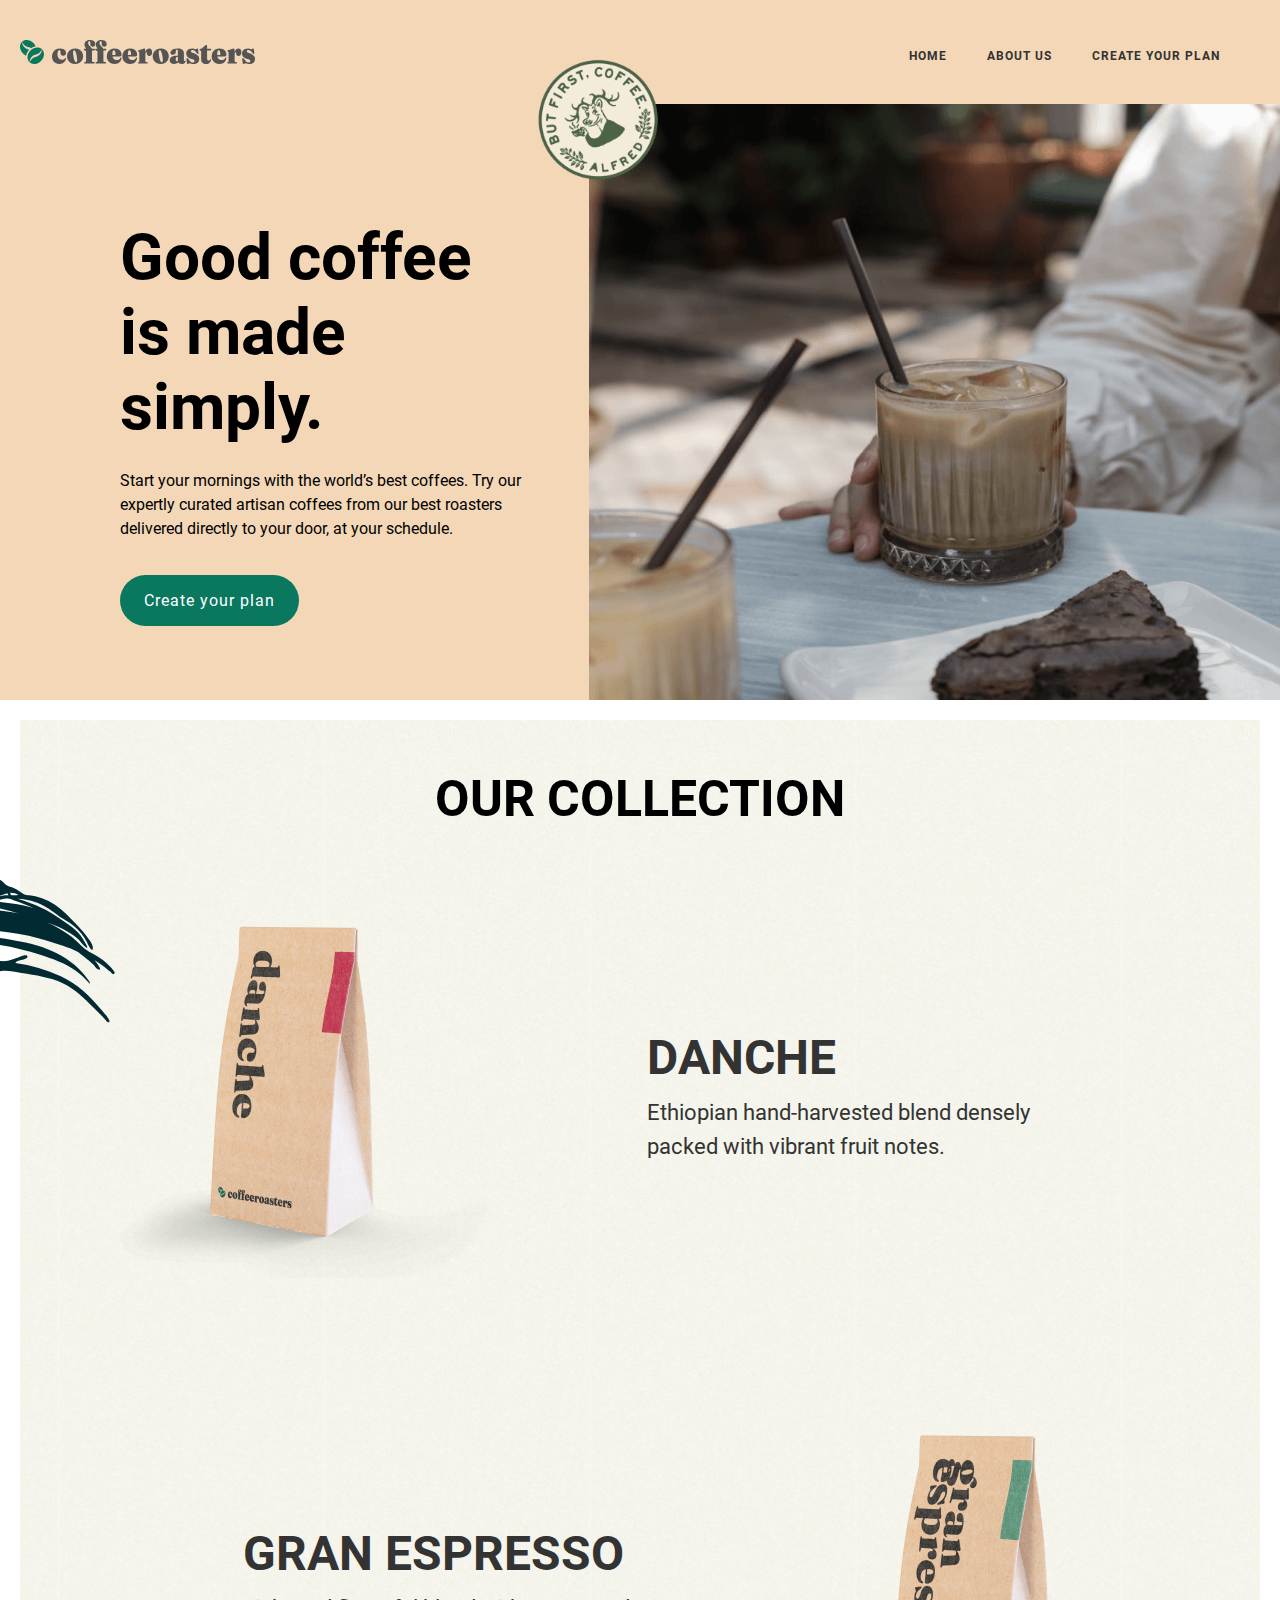
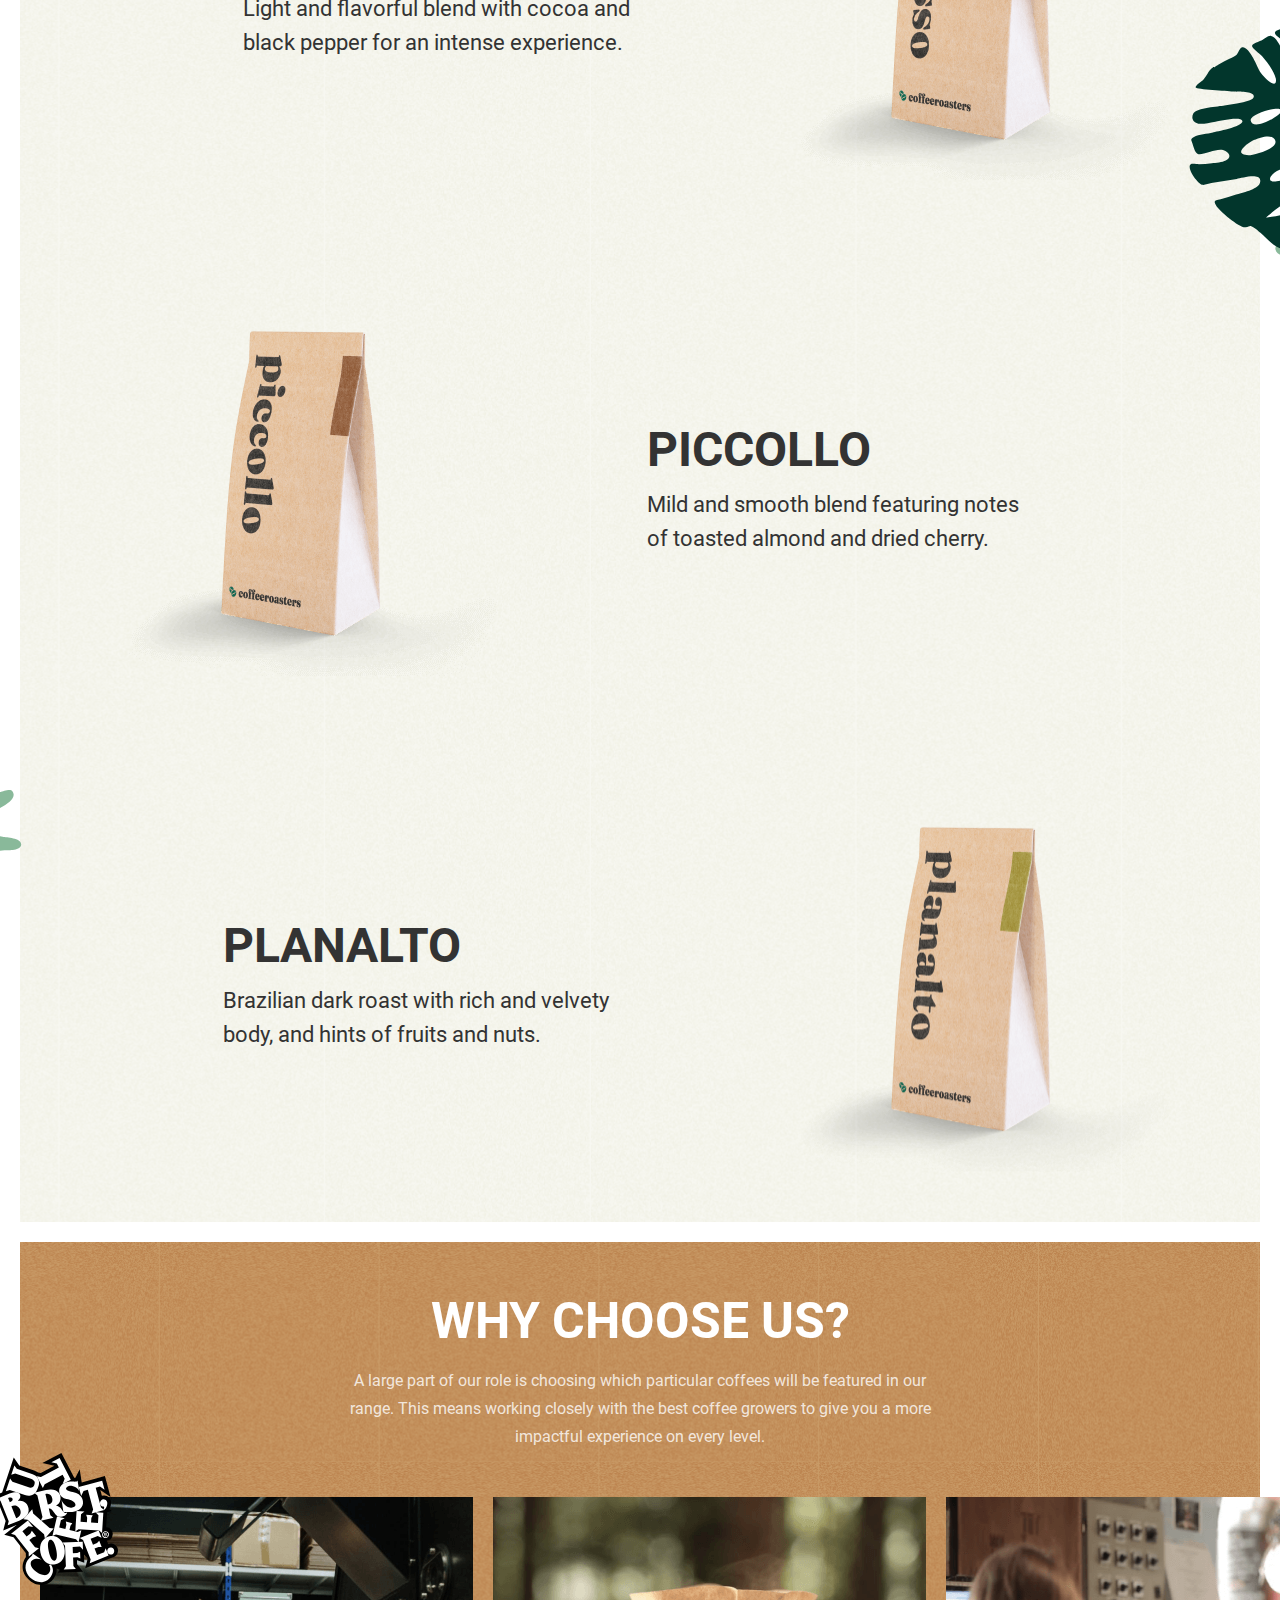
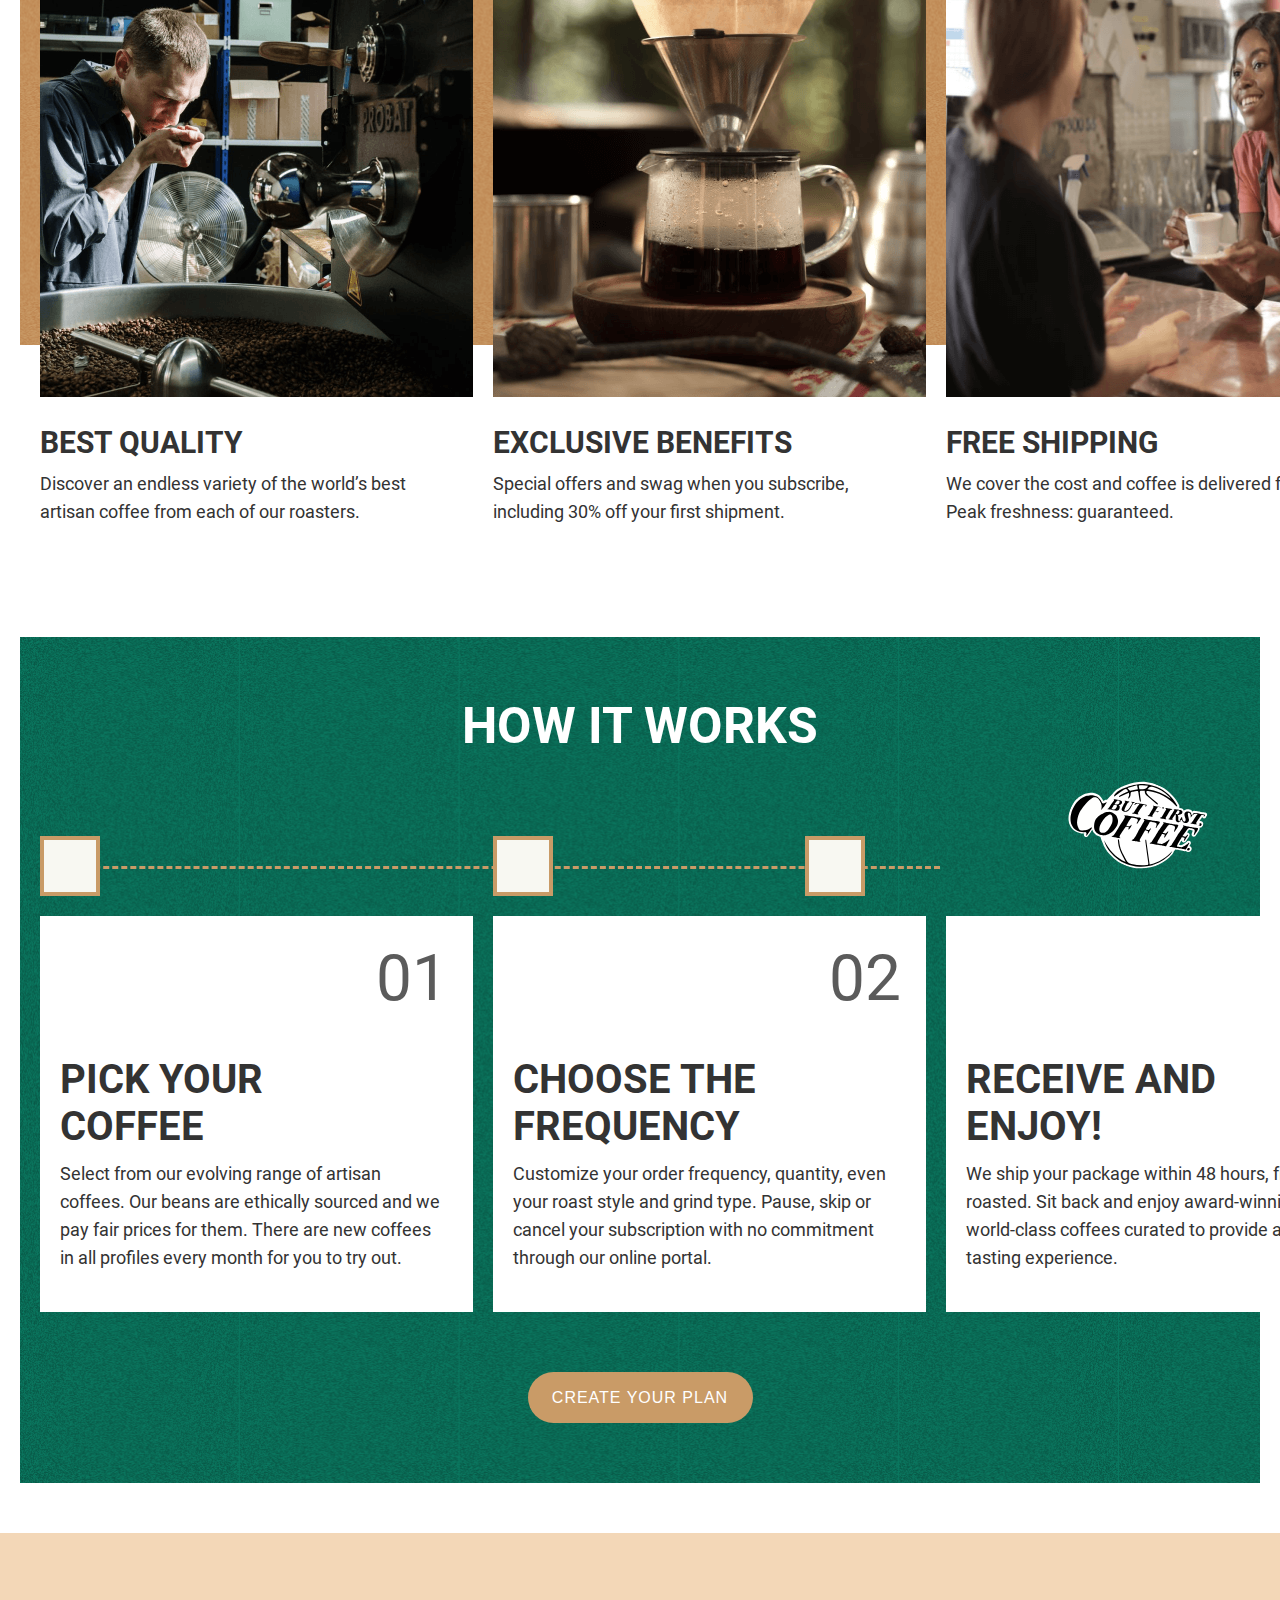
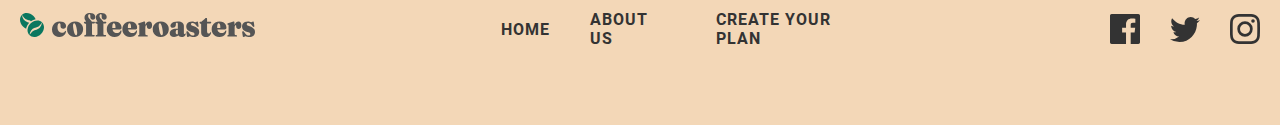
<file: index.html>
<!DOCTYPE html>
<html lang="en">

<head>
    <meta charset="UTF-8">
    <meta http-equiv="X-UA-Compatible" content="IE=edge">
    <meta name="viewport" content="width=device-width, initial-scale=1.0">
    <title>Coffeeroasters</title>
    <!-- <link rel="stylesheet" href="./css/normalize.css"> -->
    <link rel="stylesheet" href="./css/main.css">
    <!-- <link rel="stylesheet" href="./css/main.min.css"> -->
</head>

<body>
    <!-- header start -->
    <header class="site-header">
        <div class="container">
            <div class="header-box-primary">
                <a class="header-logo-link" href="./index.html">
                    <img src="./images/logo.svg" width="235" height="24" alt="Coffeeroasters's logo">
                </a>
                <nav class="header-nav">
                    <ul class="nav-list">
                        <li class="nav-item">
                            <a class="nav-link" href="./index.html">HOME</a>
                        </li>
                        <li class="nav-item">
                            <a class="nav-link" href="./about.html">ABOUT US</a>
                        </li>
                        <li class="nav-item">
                            <a class="nav-link" href="./create.html">CREATE YOUR PLAN</a>
                        </li>
                    </ul>
                </nav>

            </div>
        </div>
    </header>
    <!-- header end -->
    <!-- main start -->
    <main>
        <!-- section simply start -->
        <section class="site-header simply">
            <div class="container">
                <div class="simply-box-primary">
                    <div class="simple-box">
                        <h1 class="simply-title">
                            Good coffee <br>
                            is made simply.
                        </h1>
                        <p class="simply-text">
                            Start your mornings with the world’s best coffees. Try our expertly curated artisan coffees
                            from our best roasters delivered directly to your door, at your schedule.
                        </p>
                        <a class="simply-link" href="#">Create your plan</a>
                    </div>
                    <div class="simply-img">
                        <img src="./images/simply-img.png" width="710" height="596"
                            srcset="./images/simply-img.png 1x, ./images/simply-img-retina.png 2x" alt="coffee">
                    </div>
                </div>
            </div>
        </section>
        <!-- section simply end -->
        <section class="collection">
            <div class="collection-box">
                <div class="container">
                    <div class="collection-box-primary">
                        <h2 class="collection-title">our collection</h2>
                        <ul class="collection-list">
                            <li class="collection-item">
                                <img class="collection-item-img" src="./images/danche.png" width="450" height="375"
                                    srcset="./images/danche.png 1x, ./images/danche.png 2x" alt="Danche coffee">
                                <div class="collection-item-box">
                                    <h3 class="collection-item-title">Danche</h3>
                                    <p class="collection-item-text">
                                        Ethiopian hand-harvested blend densely packed with vibrant fruit notes.
                                    </p>
                                </div>
                            </li>
                            <li class="collection-item">
                                <img class="collection-item-img" src="./images/gran.png" width="450" height="375"
                                    srcset="./images/gran.png 1x, ./images/gran-retina.png 2x" alt="Danche coffee">
                                <div class="collection-item-box">
                                    <h3 class="collection-item-title">Gran Espresso</h3>
                                    <p class="collection-item-text">
                                        Light and flavorful blend with cocoa and black pepper for an intense
                                        experience.
                                    </p>
                                </div>
                            </li>
                            <li class="collection-item">
                                <img class="collection-item-img" src="./images/piccollo.png" width="450" height="375"
                                    srcset="./images/piccollo.png 1x, ./images/piccollo-retina.png 2x"
                                    alt="Danche coffee">
                                <div class="collection-item-box">
                                    <h3 class="collection-item-title">Piccollo</h3>
                                    <p class="collection-item-text">
                                        Mild and smooth blend featuring notes of toasted almond and dried cherry.
                                    </p>
                                </div>
                            </li>
                            <li class="collection-item">
                                <img class="collection-item-img" src="./images/planalto.png" width="450" height="375"
                                    srcset="./images/planalto.png 1x, ./images/planalto-retina.png 2x"
                                    alt="Danche coffee">
                                <div class="collection-item-box">
                                    <h3 class="collection-item-title">Planalto</h3>
                                    <p class="collection-item-text">
                                        Brazilian dark roast with rich and velvety body, and hints of fruits and nuts.
                                    </p>
                                </div>
                            </li>
                        </ul>
                    </div>
                </div>
            </div>
        </section>
        <!-- section collection end -->

        <!-- section choose start -->
        <section class="choose">
            <div class="choose-pack">
                <div class="container">
                    <div class="choose-box-primary">
                        <div class="choose-box">
                            <h2 class="collection-title choose-title">Why choose us?</h2>
                            <p class="choose-text">
                                A large part of our role is choosing which particular coffees will be featured
                                in our range. This means working closely with the best coffee growers to give
                                you a more impactful experience on every level.
                            </p>
                        </div>
                        <ul class="choose-list">
                            <li class="choose-item">
                                <img class="choose-item-img" src="./images/best.png" width="433" height="500"
                                    srcset="./images/best.png 1x, ./images/best-retina.png 2x" alt="Best quality">
                                <div class="choose-item-box">
                                    <h3 class="choose-item-title">Best quality</h3>
                                    <p class="choose-item-text">
                                        Discover an endless variety of the world’s best artisan coffee from each of our
                                        roasters.
                                    </p>
                                </div>
                            </li>
                            <li class="choose-item">
                                <img class="choose-item-img" src="./images/exclusive.png" width="433" height="500"
                                    srcset="./images/exclusive.png 1x, ./images/exclusive-retina.png 2x"
                                    alt="Free shipping">
                                <div class="choose-item-box">
                                    <h3 class="choose-item-title">Exclusive benefits</h3>
                                    <p class="choose-item-text">
                                        Special offers and swag when you subscribe, including 30% off your first
                                        shipment.
                                    </p>
                                </div>
                            </li>
                            <li class="choose-item">
                                <img class="choose-item-img" width="433" height="500" src="./images/free.png"
                                    srcset="./images/free.png 1x, ./images/free-retina.png 2x" alt="Free shipping">
                                <div class="choose-item-box">
                                    <h3 class="choose-item-title">Free shipping</h3>
                                    <p class="choose-item-text">
                                        We cover the cost and coffee is delivered fast. Peak freshness: guaranteed.
                                    </p>
                                </div>
                            </li>
                        </ul>
                    </div>
                </div>
            </div>
        </section>
        <!-- section choose end -->

        <!-- section works start -->
        <section class="works">
            <div class="works-pack">
                <div class="container">
                    <h2 class="collection-title choose-title works-title">How it works</h2>
                    <div class="works-box">
                        <span class="works-tiny-one"></span>
                        <span class="works-tiny-one works-tiny-two"></span>
                        <span class="works-tiny-one works-tiny-three"></span>
                        <span class="works-tiny-border"></span>
                    </div>
                    <ol class="works-list">
                        <li class="works-item">
                            <div class="works-item-box">
                                <div class="works-item-title-box">
                                    <h3 class="works-item-title">Pick your coffee</h3>
                                </div>
                                <p class="works-item-text">
                                    Select from our evolving range of artisan coffees. Our beans are ethically sourced
                                    and we pay fair prices for them. There are new coffees in all profiles every month
                                    for you to try out.
                                </p>
                                <span class="works-item-tiny">01</span>
                            </div>
                        </li>
                        <li class="works-item">
                            <div class="works-item-box">
                                <div class="works-item-title-box">
                                    <h3 class="works-item-title">Choose the frequency</h3>
                                </div>
                                <p class="works-item-text">
                                    Customize your order frequency, quantity, even your roast style and grind type.
                                    Pause, skip or cancel your subscription with no commitment through our online
                                    portal.
                                </p>
                                <span class="works-item-tiny">02</span>
                            </div>
                        </li>
                        <li class="works-item">
                            <div class="works-item-box">
                                <div class="works-item-title-box">
                                    <h3 class="works-item-title">Receive and enjoy!</h3>
                                </div>
                                <p class="works-item-text">
                                    We ship your package within 48 hours, freshly roasted. Sit back and enjoy
                                    award-winning world-class coffees curated to provide a distinct tasting experience.
                                </p>
                                <span class="works-item-tiny">03</span>
                            </div>
                        </li>
                    </ol>
                    <button class="header-btn works-link" type="button">CREATE YOUR PLAN</button>
                </div>
            </div>
        </section>
        <!-- section works end -->
    </main>
    <!-- main end -->

    <!-- footer start -->
    <footer class="site-footer">
        <div class="container">
            <div class="footer-box-primary">
                <a class="footer-logo" href="./index.html">
                    <img src="./images/logo.svg" width="235" height="24" alt="Coffeeroasters's logo">
                </a>
                <ul class="footer-list">
                    <li class="footer-item">
                        <a class="footer-item-link" href="./index.html">HOME</a>
                    </li>
                    <li class="footer-item">
                        <a class="footer-item-link" href="./about.html">ABOUT US</a>
                    </li>
                    <li class="footer-item">
                        <a class="footer-item-link" href="./create.html">CREATE YOUR PLAN</a>
                    </li>
                </ul>
                <ul class="footer-icon-list">
                    <li class="footer-item-icon">
                        <a target="blank" href="#">
                            <img src="./images/facebook.svg" width="30" height="30" alt="facebook">
                        </a>
                    </li>
                    <li class="footer-item-icon">
                        <a target="blank" href="#">
                            <img src="./images/twitter.svg" width="30" height="25" alt="twitter">
                        </a>
                    </li>
                    <li class="footer-item-icon">
                        <a target="blank" href="#">
                            <img src="./images/instagram.svg" width="30" height="30" alt="instagram">
                        </a>
                    </li>
                </ul>
            </div>
        </div>
    </footer>
    <!-- footer end -->

    <!-- modal -->
    <div class="modal">
        <div class="modal-window">
            <div class="modal-title-box">
                <h3 class="modal-title">ORDER SUMMARY</h3>
            </div>
            <div class="modal-text-box">
                <p class="modal-menu-text">“I drink my coffee as <span class="modal-tiny">Filter,</span> with a <span
                        class="modal-tiny">Decaf</span> type of bean. <span class="modal-tiny">250g</span> ground ala
                    <span class="modal-tiny">Cafetiére,</span> sent to me <span class="modal-tiny">Every Week</span>.”
                </p>
                <p class="modal-text">Is this correct? You can proceed to checkout or go back to plan selection if
                    something is off. Subscription discount codes can also be redeemed at the checkout. </p>
                <div class="btn-box">
                    <p class="modal-price-text">$14.00/ mo</p>
                    <button class="js-close-modal" type="button">CHECKOUT</button>
                </div>
            </div>
        </div>
    </div>
    <script src="./js/main.js"></script>
</body>

</html>
</file>
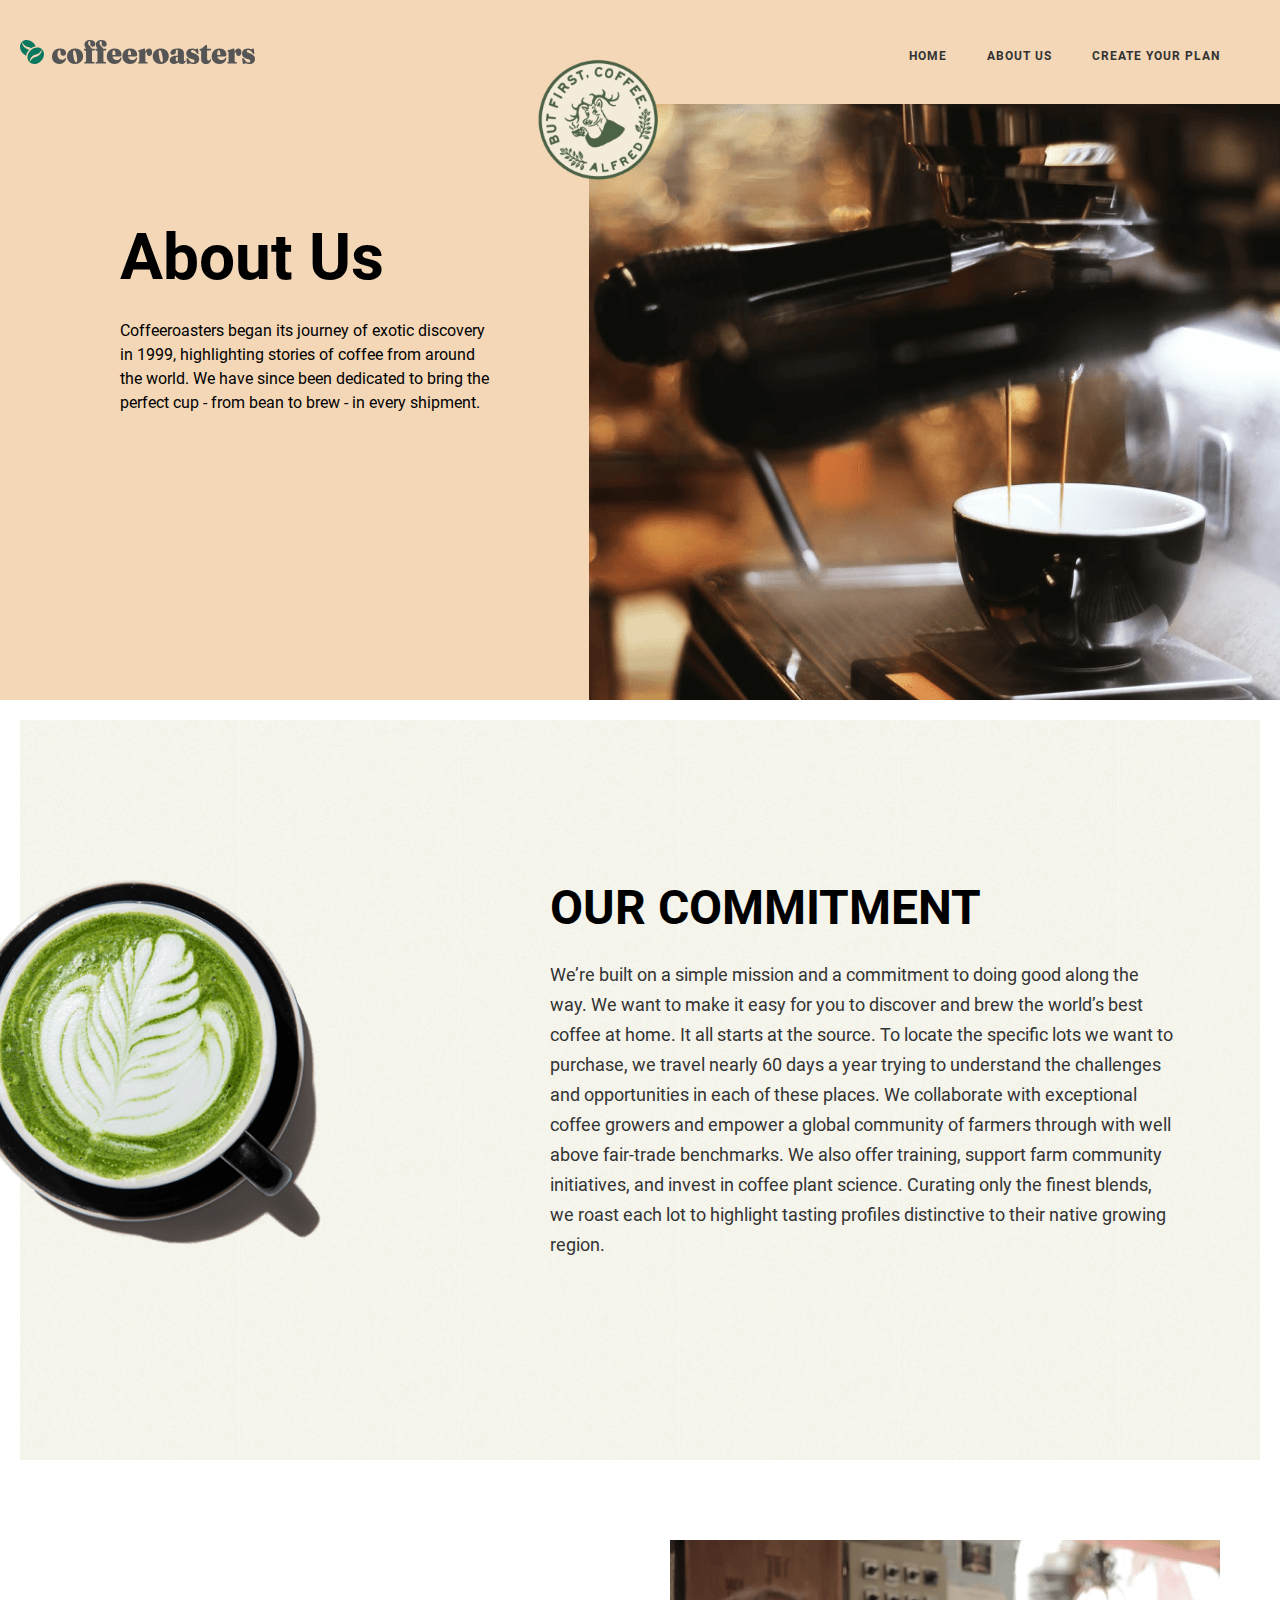
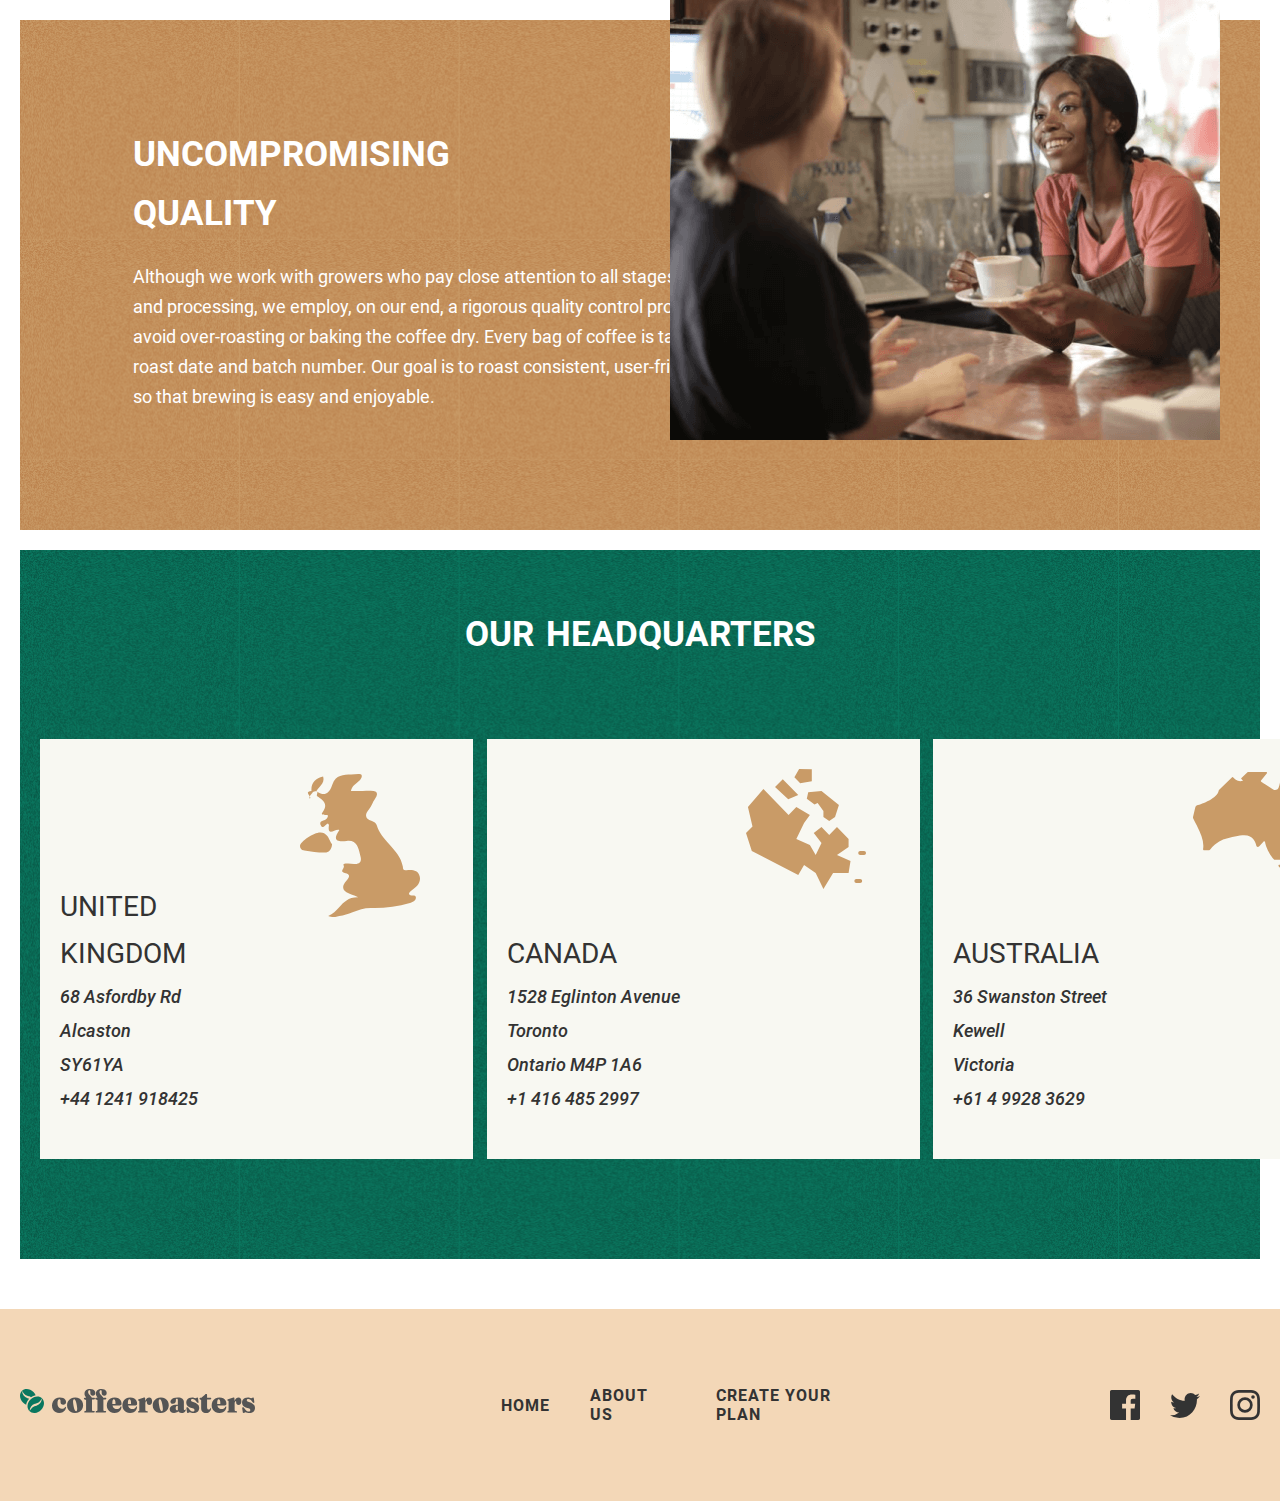
<file: about.html>
<!DOCTYPE html>
<html lang="en">

<head>
    <meta charset="UTF-8">
    <meta http-equiv="X-UA-Compatible" content="IE=edge">
    <meta name="viewport" content="width=device-width, initial-scale=1.0">
    <title>Template Project</title>
    <!-- <link rel="stylesheet" href="./css/normalize.css"> -->
    <link rel="stylesheet" href="./css/main.css">
    <!-- <link rel="stylesheet" href="./css/main.min.css"> -->
</head>

<body>
    <header class="site-header">
        <div class="container">
            <div class="header-box-primary">
                <a class="header-logo-link" href="./index.html">
                    <img src="./images/logo.svg" width="235" height="24" alt="Coffeeroasters's logo">
                </a>
                <nav class="header-nav">
                    <ul class="nav-list">
                        <li class="nav-item">
                            <a class="nav-link" href="./index.html">HOME</a>
                        </li>
                        <li class="nav-item">
                            <a class="nav-link" href="./about.html">ABOUT US</a>
                        </li>
                        <li class="nav-item">
                            <a class="nav-link" href="./create.html">CREATE YOUR PLAN</a>
                        </li>
                    </ul>
                </nav>
            </div>
        </div>
    </header>
    <!-- header end -->

    <!-- main start -->
    <main>
        <!-- section about start -->
        <section class="site-header simply">
            <div class="container">
                <div class="simply-box-primary">
                    <div class="about-box">
                        <h2 class="simply-title">
                            About Us
                        </h2>
                        <p class="simply-text">
                            Coffeeroasters began its journey of exotic discovery in 1999, highlighting stories of coffee from around the world. We have since been dedicated to bring the perfect cup - from bean to brew - in every shipment.
                        </p>
                    </div>
                    <div class="simply-img">
                        <img src="./images/about.png" width="710" height="596"
                            srcset="./images/about.png 1x, ./images/about-retina.png 2x" alt="About coffee">
                    </div>
                </div>
            </div>
        </section>
        <!-- section about end -->

        <!-- section commitment start -->
        <section class="commitment">
            <div class="commitment-box">
                <div class="container">
                    <div class="commitment-box-primary">
                        <div class="commitment-box-top">
                            <h2 class="commitment-title">OUR COMMITMENT</h2>
                            <p class="commitment-text">
                                We’re built on a simple mission and a commitment to doing good along the way. We want to
                                make it easy for you to discover and brew the world’s best coffee at home. It all starts
                                at
                                the source. To locate the specific lots we want to purchase, we travel nearly 60 days a
                                year
                                trying to understand the challenges and opportunities in each of these places. We
                                collaborate with exceptional coffee growers and empower a global community of farmers
                                through with well above fair-trade benchmarks. We also offer training, support farm
                                community initiatives, and invest in coffee plant science. Curating only the finest
                                blends,
                                we roast each lot to highlight tasting profiles distinctive to their native growing
                                region.
                            </p>
                        </div>
                    </div>
                </div>
            </div>
        </section>
        <!-- section commitment end -->

        <!-- section quality start -->
        <section class="quality">
            <div class="quality-box">
                <div class="container">
                    <div class="quality-box-primary">
                        <div class="quality-box-top">
                            <div class="quality-title-box">
                                <h2 class="quality-title">uncompromising quality</h2>
                            </div>
                            <p class="commitment-text quality-text">
                                Although we work with growers who pay close attention to all stages of harvest and
                                processing, we employ, on our end, a rigorous quality control program to avoid
                                over-roasting
                                or baking the coffee dry. Every bag of coffee is tagged with a roast date and batch
                                number.
                                Our goal is to roast consistent, user-friendly coffee, so that brewing is easy and
                                enjoyable.
                            </p>
                        </div>
                        <img class="quality-box-img" src="./images/free.png" width="550" height="500"
                            srcset="./images/free.png 1x, ./images/free-retina.png 2x" alt="Uncompromising quality">
                    </div>
                </div>
            </div>
        </section>
        <!-- section quality end -->

        <!-- section headquarters start -->
        <section class="headquarters">
            <div class="container">
                <div class="headquarters-box-primary">
                    <h2 class="quality-title headquarters-title">our headquarters</h2>
                    <ul class="headquarters-list">
                        <li class="headquarters-item">
                            <div class="headquarters-item-box">
                                <h3 class="headquarters-item-title">united kingdom</h3>
                                <address class="headquarters-item-adress">
                                    <p class="headquarters-item-text">68 Asfordby Rd</p>
                                    <p class="headquarters-item-text">Alcaston</p>
                                    <p class="headquarters-item-text">SY61YA</p>
                                    <p class="headquarters-item-text">+44 1241 918425</p>
                                </address>
                            </div>
                        </li>
                        <li class="headquarters-item">
                            <div class="headquarters-item-box">
                                <h3 class="headquarters-item-title">canada</h3>
                                <address class="headquarters-item-adress">
                                    <p class="headquarters-item-text">1528 Eglinton Avenue</p>
                                    <p class="headquarters-item-text">Toronto</p>
                                    <p class="headquarters-item-text">Ontario M4P 1A6</p>
                                    <p class="headquarters-item-text">+1 416 485 2997</p>
                                </address>
                            </div>
                        </li>
                        <li class="headquarters-item">
                            <div class="headquarters-item-box">
                                <h3 class="headquarters-item-title">australia</h3>
                                <address class="headquarters-item-adress">
                                    <p class="headquarters-item-text">36 Swanston Street</p>
                                    <p class="headquarters-item-text">Kewell</p>
                                    <p class="headquarters-item-text">Victoria</p>
                                    <p class="headquarters-item-text">+61 4 9928 3629</p>
                                </address>
                            </div>
                        </li>
                    </ul>
                </div>
            </div>
        </section>
        <!-- section headquarters end -->
    </main>
    <!-- main end -->

       <!-- footer start -->
       <footer class="site-footer">
        <div class="container">
            <div class="footer-box-primary">
                <a class="footer-logo" href="./index.html">
                    <img src="./images/logo.svg" width="235" height="24" alt="Coffeeroasters's logo">
                </a>
                <ul class="footer-list">
                    <li class="footer-item">
                        <a class="footer-item-link" href="./index.html">HOME</a>
                    </li>
                    <li class="footer-item">
                        <a class="footer-item-link" href="./about.html">ABOUT US</a>
                    </li>
                    <li class="footer-item">
                        <a class="footer-item-link" href="./create.html">CREATE YOUR PLAN</a>
                    </li>
                </ul>
                <ul class="footer-icon-list">
                    <li class="footer-item-icon">
                        <a target="blank" href="#">
                            <img src="./images/facebook.svg" width="30" height="30" alt="facebook">
                        </a>
                    </li>
                    <li class="footer-item-icon">
                        <a target="blank" href="#">
                            <img src="./images/twitter.svg" width="30" height="25" alt="twitter">
                        </a>
                    </li>
                    <li class="footer-item-icon">
                        <a target="blank" href="#">
                            <img src="./images/instagram.svg" width="30" height="30" alt="instagram">
                        </a>
                    </li>
                </ul>
            </div>
        </div>
    </footer>
    <!-- footer end -->

    <!-- modal -->
    <div class="modal">
        <div class="modal-window">
            <div class="modal-title-box">
                <h3 class="modal-title">ORDER SUMMARY</h3>
            </div>
            <div class="modal-text-box">
                <p class="modal-menu-text">“I drink my coffee as <span class="modal-tiny">Filter,</span> with a <span
                        class="modal-tiny">Decaf</span> type of bean. <span class="modal-tiny">250g</span> ground ala
                    <span class="modal-tiny">Cafetiére,</span> sent to me <span class="modal-tiny">Every Week</span>.”
                </p>
                <p class="modal-text">Is this correct? You can proceed to checkout or go back to plan selection if
                    something is off. Subscription discount codes can also be redeemed at the checkout. </p>
                <div class="btn-box">
                    <p class="modal-price-text">$14.00/ mo</p>
                    <button class="js-close-modal" type="button">CHECKOUT</button>
                </div>
            </div>
        </div>
    </div>
    <script src="./js/main.js"></script>
</body>

</html>
</file>
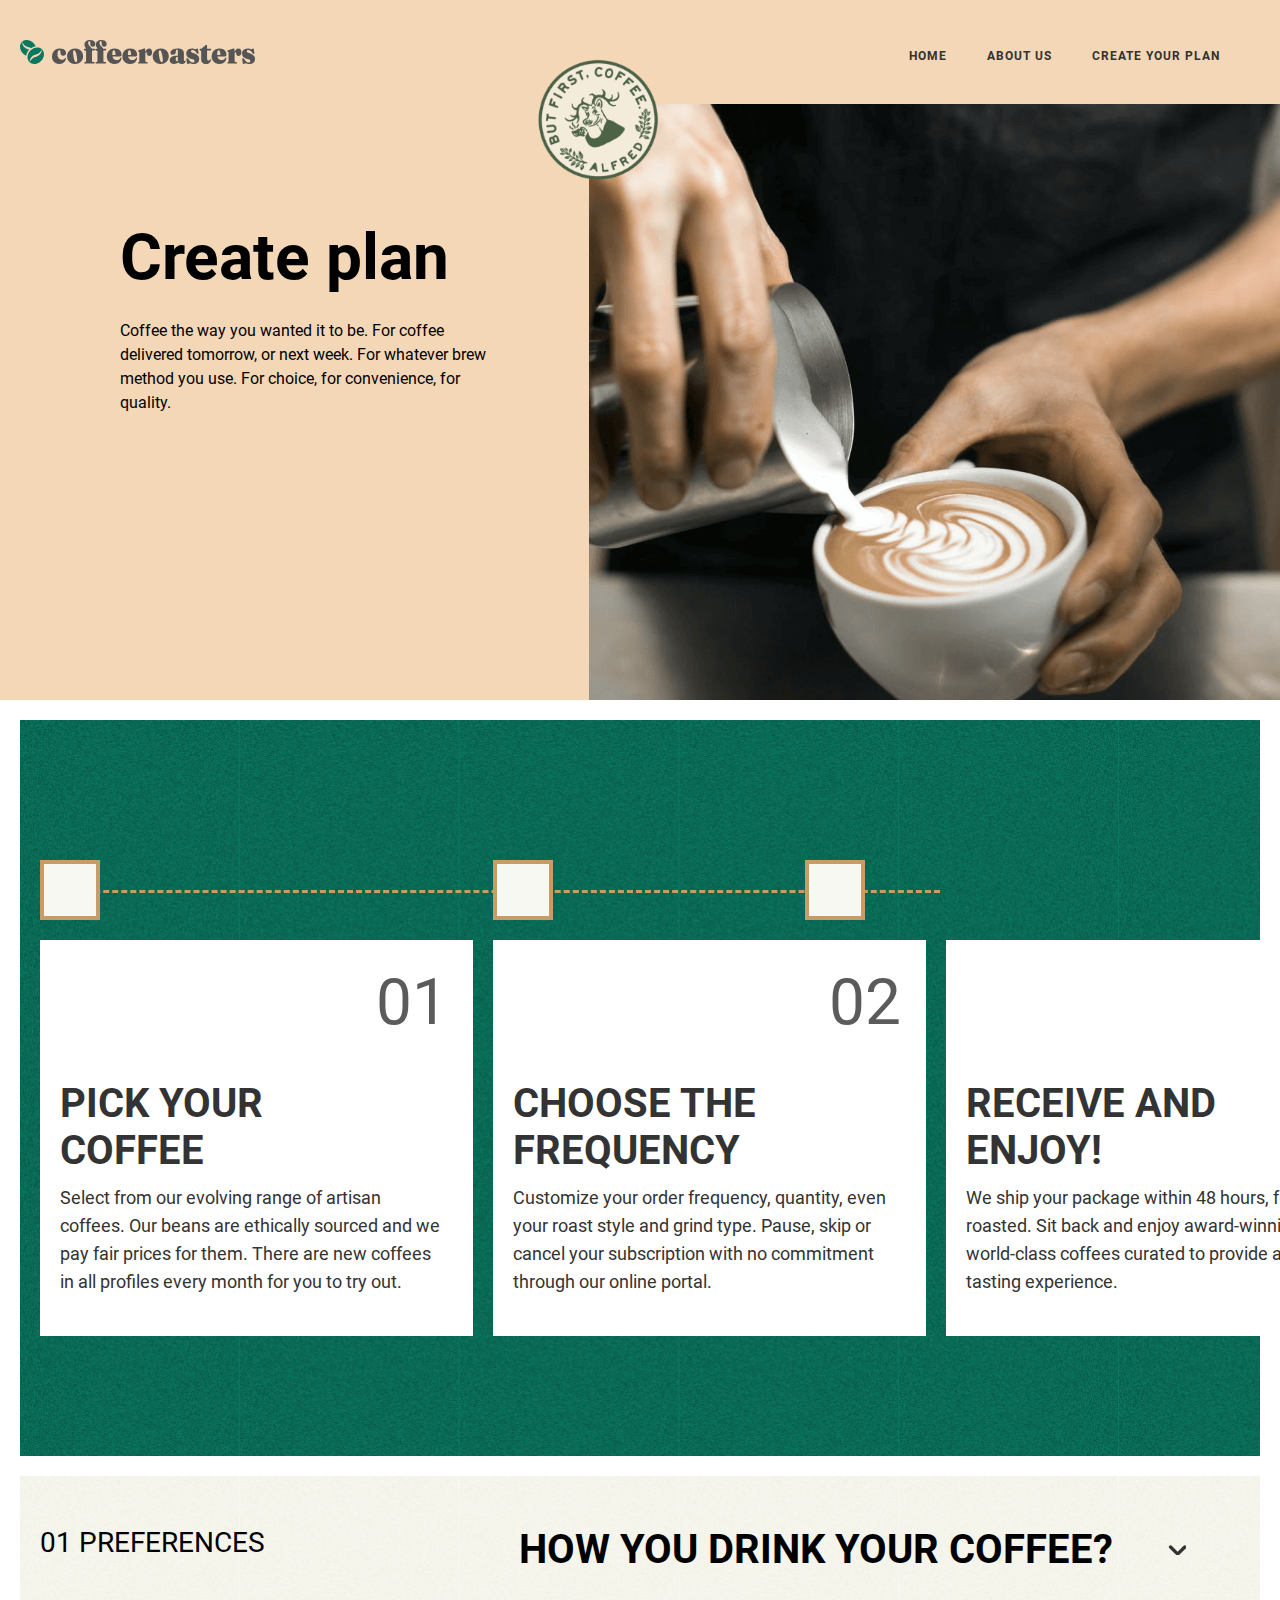
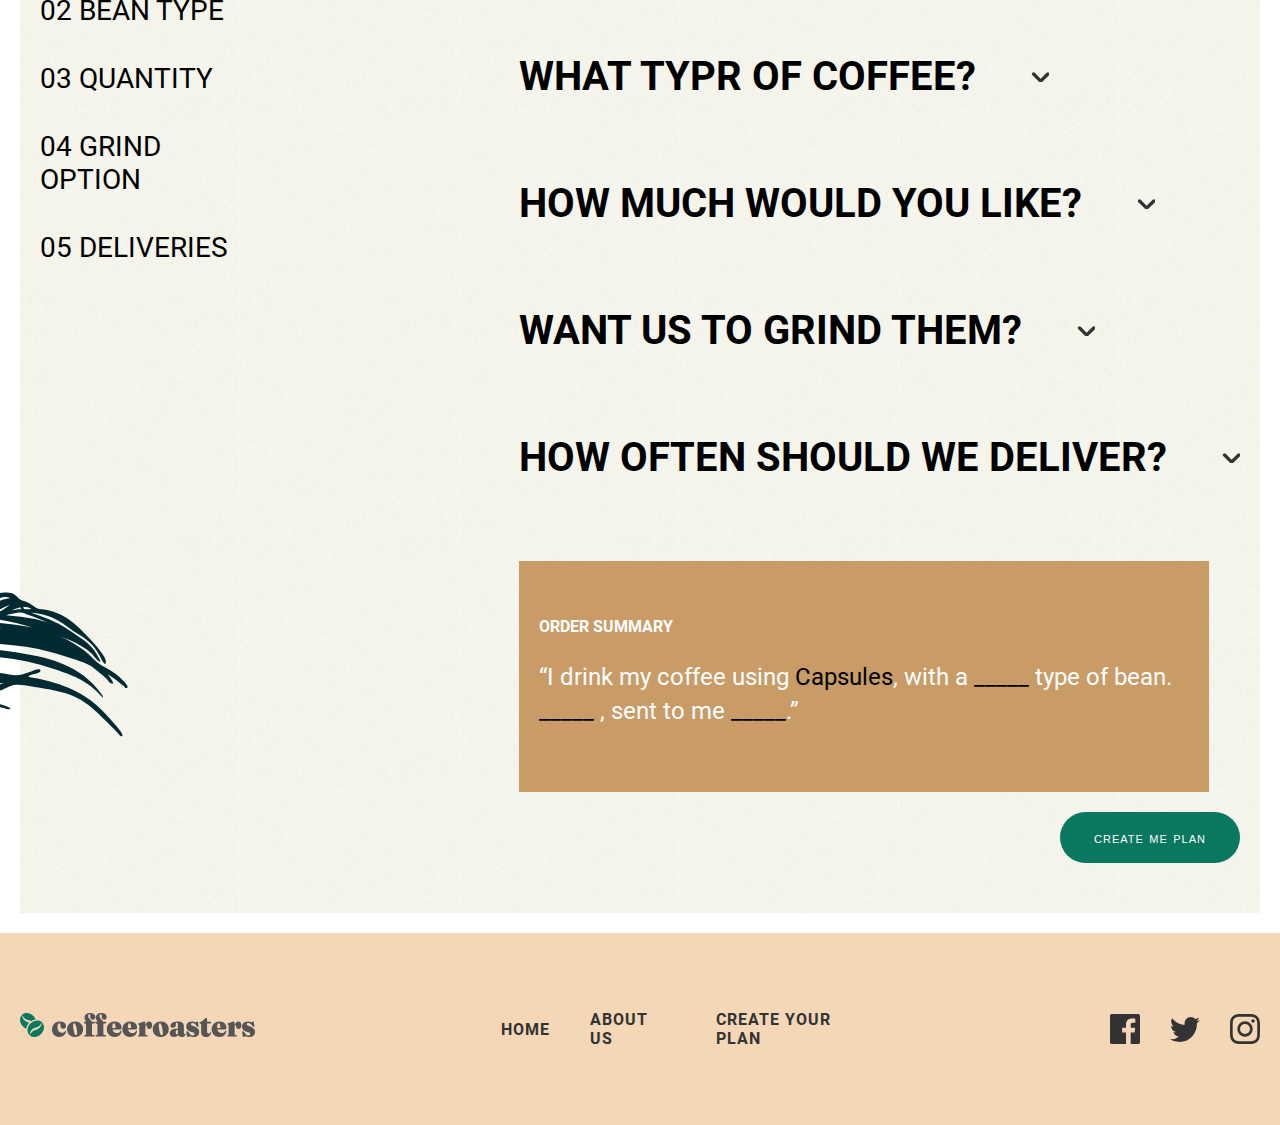
<file: create.html>
<!DOCTYPE html>
<html lang="en">

<head>
    <meta charset="UTF-8">
    <meta http-equiv="X-UA-Compatible" content="IE=edge">
    <meta name="viewport" content="width=device-width, initial-scale=1.0">
    <title>Coffeeroasters</title>
    <!-- <link rel="stylesheet" href="./css/normalize.css"> -->
    <link rel="stylesheet" href="./css/main.css">
    <!-- <link rel="stylesheet" href="./css/main.min.css"> -->
</head>

<body>
    <!-- header start -->
    <header class="site-header">
        <div class="container">
            <div class="header-box-primary">
                <a class="header-logo-link" href="./index.html">
                    <img src="./images/logo.svg" width="235" height="24" alt="Coffeeroasters's logo">
                </a>
                <nav class="header-nav">
                    <ul class="nav-list">
                        <li class="nav-item">
                            <a class="nav-link" href="./index.html">HOME</a>
                        </li>
                        <li class="nav-item">
                            <a class="nav-link" href="./about.html">ABOUT US</a>
                        </li>
                        <li class="nav-item">
                            <a class="nav-link" href="./create.html">CREATE YOUR PLAN</a>
                        </li>
                    </ul>
                </nav>

            </div>
        </div>
    </header>
    <!-- header end -->
    <!-- main start -->
    <main>
        <!-- section simply start -->
        <section class="site-header simply">
            <div class="container">
                <div class="simply-box-primary">
                    <div class="about-box">
                        <h2 class="simply-title">
                            Create plan
                        </h2>
                        <p class="simply-text">
                            Coffee the way you wanted it to be. For coffee delivered tomorrow, or next week. For
                            whatever brew method you use. For choice, for convenience, for quality.
                        </p>
                    </div>
                    <div class="simply-img">
                        <img src="./images/create-background.png" width="710" height="596"
                            srcset="./images/create-background.png, ./images/create-background-retina.png 2x"
                            alt="coffee">
                    </div>
                </div>
            </div>
        </section>
        <!-- section simply end -->

        <!-- section pick start -->
        <section class="works pick">
            <div class="works-pack">
                <div class="container">
                    <div class="works-box">
                        <span class="works-tiny-one pick-tiny"></span>
                        <span class="works-tiny-one works-tiny-two pick-tiny"></span>
                        <span class="works-tiny-one works-tiny-three pick-tiny"></span>
                        <span class="works-tiny-border pick-tiny"></span>
                    </div>
                    <ol class="works-list pick-list">
                        <li class="works-item">
                            <div class="works-item-box">
                                <div class="works-item-title-box">
                                    <h3 class="works-item-title">Pick your coffee</h3>
                                </div>
                                <p class="works-item-text">
                                    Select from our evolving range of artisan coffees. Our beans are ethically sourced
                                    and we pay fair prices for them. There are new coffees in all profiles every month
                                    for you to try out.
                                </p>
                                <span class="works-item-tiny">01</span>
                            </div>
                        </li>
                        <li class="works-item">
                            <div class="works-item-box">
                                <div class="works-item-title-box">
                                    <h3 class="works-item-title">Choose the frequency</h3>
                                </div>
                                <p class="works-item-text">
                                    Customize your order frequency, quantity, even your roast style and grind type.
                                    Pause, skip or cancel your subscription with no commitment through our online
                                    portal.
                                </p>
                                <span class="works-item-tiny">02</span>
                            </div>
                        </li>
                        <li class="works-item">
                            <div class="works-item-box">
                                <div class="works-item-title-box">
                                    <h3 class="works-item-title">Receive and enjoy!</h3>
                                </div>
                                <p class="works-item-text">
                                    We ship your package within 48 hours, freshly roasted. Sit back and enjoy
                                    award-winning world-class coffees curated to provide a distinct tasting experience.
                                </p>
                                <span class="works-item-tiny">03</span>
                            </div>
                        </li>
                    </ol>
                </div>
            </div>
        </section>
        <!-- section pick end -->

        <!-- section drink start -->
        <section class="drink">
            <div class="container">
                <div class="drink-box-primary">
                    <div class="drink-box">
                        <ol class="drink-service-list">
                            <li class="drink-service-item">
                                <a class="drink-service-link" href="#">01 PREFERENCES</a>
                            </li>
                            <li class="drink-service-item">
                                <a class="drink-service-link" href="#">02 BEAN TYPE</a>
                            </li>
                            <li class="drink-service-item">
                                <a class="drink-service-link" href="#">03 QUANTITY</a>
                            </li>
                            <li class="drink-service-item">
                                <a class="drink-service-link" href="#">04 GRIND OPTION</a>
                            </li>
                            <li class="drink-service-item">
                                <a class="drink-service-link" href="#">05 DELIVERIES</a>
                            </li>
                        </ol>
                    </div>
                    <div class="drink-form-box">
                        <form action="" method="post" autocomplete="off">
                            <ol class="drink-list">
                                <li class="drink-item">
                                    <details class="input-details">
                                        <summary class="input-summary">
                                            HOW YOU DRINK YOUR COFFEE?
                                        </summary>
                                        <label class="input-label">
                                            <input class="input-radio" type="radio" name="user_radio"
                                                aria-label="Choose your coffee">
                                            <span class="input-tiny-box">
                                                <span class="input-tiny-title">Capsule</span>
                                                <span class="input-tiny-text">
                                                    Compatible with Nespresso systems and similar brewers
                                                </span>
                                            </span>
                                        </label>
                                        <label class="input-label">
                                            <input class="input-radio" type="radio" name="user_radio"
                                                aria-label="Choose your coffee">
                                            <span class="input-tiny-box">
                                                <span class="input-tiny-title">Filter</span>
                                                <span class="input-tiny-text">
                                                    For pour over or drip methods like Aeropress, Chemex, and V60
                                                </span>
                                            </span>
                                        </label>
                                        <label class="input-label">
                                            <input class="input-radio" type="radio" name="user_radio"
                                                aria-label="Choose your coffee">
                                            <span class="input-tiny-box">
                                                <span class="input-tiny-title">Expresso</span>
                                                <span class="input-tiny-text">
                                                    Dense and finely ground beans for an intense, flavorful experience
                                                </span>
                                            </span>
                                        </label>
                                    </details>
                                </li>
                                <li class="drink-item">
                                    <details class="input-details">
                                        <summary class="input-summary">
                                            WHAT TYPR OF COFFEE?
                                        </summary>
                                        <label class="input-label">
                                            <input class="input-radio" type="radio" name="user_radio"
                                                aria-label="Choose your coffee">
                                            <span class="input-tiny-box">
                                                <span class="input-tiny-title">Capsule</span>
                                                <span class="input-tiny-text">
                                                    Compatible with Nespresso systems and similar brewers
                                                </span>
                                            </span>
                                        </label>
                                        <label class="input-label">
                                            <input class="input-radio" type="radio" name="user_radio"
                                                aria-label="Choose your coffee">
                                            <span class="input-tiny-box">
                                                <span class="input-tiny-title">Filter</span>
                                                <span class="input-tiny-text">
                                                    For pour over or drip methods like Aeropress, Chemex, and V60
                                                </span>
                                            </span>
                                        </label>
                                        <label class="input-label">
                                            <input class="input-radio" type="radio" name="user_radio"
                                                aria-label="Choose your coffee">
                                            <span class="input-tiny-box">
                                                <span class="input-tiny-title">Expresso</span>
                                                <span class="input-tiny-text">
                                                    Dense and finely ground beans for an intense, flavorful experience
                                                </span>
                                            </span>
                                        </label>
                                    </details>
                                </li>
                                <li class="drink-item">
                                    <details class="input-details">
                                        <summary class="input-summary">
                                            HOW MUCH WOULD YOU LIKE?
                                        </summary>
                                        <label class="input-label">
                                            <input class="input-radio" type="radio" name="user_radio"
                                                aria-label="Choose your coffee">
                                            <span class="input-tiny-box">
                                                <span class="input-tiny-title">Capsule</span>
                                                <span class="input-tiny-text">
                                                    Compatible with Nespresso systems and similar brewers
                                                </span>
                                            </span>
                                        </label>
                                        <label class="input-label">
                                            <input class="input-radio" type="radio" name="user_radio"
                                                aria-label="Choose your coffee">
                                            <span class="input-tiny-box">
                                                <span class="input-tiny-title">Filter</span>
                                                <span class="input-tiny-text">
                                                    For pour over or drip methods like Aeropress, Chemex, and V60
                                                </span>
                                            </span>
                                        </label>
                                        <label class="input-label">
                                            <input class="input-radio" type="radio" name="user_radio"
                                                aria-label="Choose your coffee">
                                            <span class="input-tiny-box">
                                                <span class="input-tiny-title">Expresso</span>
                                                <span class="input-tiny-text">
                                                    Dense and finely ground beans for an intense, flavorful experience
                                                </span>
                                            </span>
                                        </label>
                                    </details>
                                </li>
                                <li class="drink-item">
                                    <details class="input-details">
                                        <summary class="input-summary">
                                            WANT US TO GRIND THEM?
                                        </summary>
                                        <label class="input-label">
                                            <input class="input-radio" type="radio" name="user_radio"
                                                aria-label="Choose your coffee">
                                            <span class="input-tiny-box">
                                                <span class="input-tiny-title">Capsule</span>
                                                <span class="input-tiny-text">
                                                    Compatible with Nespresso systems and similar brewers
                                                </span>
                                            </span>
                                        </label>
                                        <label class="input-label">
                                            <input class="input-radio" type="radio" name="user_radio"
                                                aria-label="Choose your coffee">
                                            <span class="input-tiny-box">
                                                <span class="input-tiny-title">Filter</span>
                                                <span class="input-tiny-text">
                                                    For pour over or drip methods like Aeropress, Chemex, and V60
                                                </span>
                                            </span>
                                        </label>
                                        <label class="input-label">
                                            <input class="input-radio" type="radio" name="user_radio"
                                                aria-label="Choose your coffee">
                                            <span class="input-tiny-box">
                                                <span class="input-tiny-title">Expresso</span>
                                                <span class="input-tiny-text">
                                                    Dense and finely ground beans for an intense, flavorful experience
                                                </span>
                                            </span>
                                        </label>
                                    </details>
                                </li>
                                <li class="drink-item">
                                    <details class="input-details">
                                        <summary class="input-summary">
                                            HOW OFTEN SHOULD WE DELIVER?
                                        </summary>
                                        <label class="input-label">
                                            <input class="input-radio" type="radio" name="user_radio"
                                                aria-label="Choose your coffee">
                                            <span class="input-tiny-box">
                                                <span class="input-tiny-title">Capsule</span>
                                                <span class="input-tiny-text">
                                                    Compatible with Nespresso systems and similar brewers
                                                </span>
                                            </span>
                                        </label>
                                        <label class="input-label">
                                            <input class="input-radio" type="radio" name="user_radio"
                                                aria-label="Choose your coffee">
                                            <span class="input-tiny-box">
                                                <span class="input-tiny-title">Filter</span>
                                                <span class="input-tiny-text">
                                                    For pour over or drip methods like Aeropress, Chemex, and V60
                                                </span>
                                            </span>
                                        </label>
                                        <label class="input-label">
                                            <input class="input-radio" type="radio" name="user_radio"
                                                aria-label="Choose your coffee">
                                            <span class="input-tiny-box">
                                                <span class="input-tiny-title">Expresso</span>
                                                <span class="input-tiny-text">
                                                    Dense and finely ground beans for an intense, flavorful experience
                                                </span>
                                            </span>
                                        </label>
                                    </details>
                                </li>
                            </ol>
                            <div class="summary-box">
                                <h3 class="summary-title">order Summary</h3>
                                <p class="summary-text">“I drink my coffee using <span
                                        class="summary-text summary-tiny">Capsules</span>, with a <span
                                        class="summary-tiny">_____ </span> type of bean. <span
                                        class="summary-tiny">_____ </span>, sent to me <span
                                        class="summary-tiny">_____</span>.”</p>
                            </div>
                            <button class="drink-create-btn" type="button">create me plan</button>
                        </form>
                    </div>
                </div>
            </div>
        </section>
        <!-- section drink end -->
    </main>
    <!-- main end -->


    <!-- footer start -->
    <footer class="site-footer">
        <div class="container">
            <div class="footer-box-primary">
                <a class="footer-logo" href="./index.html">
                    <img src="./images/logo.svg" width="235" height="24" alt="Coffeeroasters's logo">
                </a>
                <ul class="footer-list">
                    <li class="footer-item">
                        <a class="footer-item-link" href="./index.html">HOME</a>
                    </li>
                    <li class="footer-item">
                        <a class="footer-item-link" href="./about.html">ABOUT US</a>
                    </li>
                    <li class="footer-item">
                        <a class="footer-item-link" href="./create.html">CREATE YOUR PLAN</a>
                    </li>
                </ul>
                <ul class="footer-icon-list">
                    <li class="footer-item-icon">
                        <a target="blank" href="#">
                            <img src="./images/facebook.svg" width="30" height="30" alt="facebook">
                        </a>
                    </li>
                    <li class="footer-item-icon">
                        <a target="blank" href="#">
                            <img src="./images/twitter.svg" width="30" height="25" alt="twitter">
                        </a>
                    </li>
                    <li class="footer-item-icon">
                        <a target="blank" href="#">
                            <img src="./images/instagram.svg" width="30" height="30" alt="instagram">
                        </a>
                    </li>
                </ul>
            </div>
        </div>
    </footer>
    <!-- footer end -->

    <!-- modal -->
    <div class="modal">
        <div class="modal-window">
            <div class="modal-title-box">
                <h3 class="modal-title">ORDER SUMMARY</h3>
            </div>
            <div class="modal-text-box">
                <p class="modal-menu-text">“I drink my coffee as <span class="modal-tiny">Filter,</span> with a <span
                        class="modal-tiny">Decaf</span> type of bean. <span class="modal-tiny">250g</span> ground ala
                    <span class="modal-tiny">Cafetiére,</span> sent to me <span class="modal-tiny">Every Week</span>.”
                </p>
                <p class="modal-text">Is this correct? You can proceed to checkout or go back to plan selection if
                    something is off. Subscription discount codes can also be redeemed at the checkout. </p>
                <div class="btn-box">
                    <p class="modal-price-text">$14.00/ mo</p>
                    <button class="js-close-modal" type="button">CHECKOUT</button>
                </div>
            </div>
        </div>
    </div>
    <script src="./js/main.js"></script>
</body>

</html>
</file>
<file: css/main.css>
:root {
    --white-color: #fff;
    --nav-color: #333;
    --title-color: #000;
    --link-bgcolor: #0a775f;
    --ling-bgcolor: #c99B67;
    --header-bgcolor: #f1d0ab;
    --text-ocolor: #fffc;
    --border-bgcolor: #F8f8f2;
}

@font-face {
    font-family: "Roboto";
    font-style: normal;
    font-weight: 400;
    src: local(''),
        url('../fonts/roboto-v30-latin-regular.woff2') format('woff2'),
        url('../fonts/roboto-v30-latin-regular.woff') format('woff');
}

@font-face {
    font-family: "Roboto";
    font-style: italic;
    font-weight: 500;
    src: local(''),
        url('../fonts/roboto-v30-latin-500italic.woff2') format('woff2'),
        url('../fonts/roboto-v30-latin-500italic.woff') format('woff');
}

@font-face {
    font-family: "Roboto";
    font-style: normal;
    font-weight: 700;
    src: local(''),
        url('../fonts/roboto-v30-latin-700.woff2') format('woff2'),
        url('../fonts/roboto-v30-latin-700.woff') format('woff');
}

* {
    box-sizing: border-box;
}

body {
    margin: 0px;
    font-family: "Roboto", "Arial", sans-serif;
    font-weight: 400;
    overflow-x: hidden;
}

img {
    display: block;
}

.container {
    max-width: 1380px;
    margin: 0 auto;
    padding: 0px 20px;
}

/* header start */
.site-header {
    padding: 40px 0px;
    background-image: url("../images/bg.svg");
}

.header-box-primary {
    display: flex;
    align-items: flex-end;
}

.header-logo-link {
    margin-right: auto;
}

.nav-list {
    display: flex;
    margin: 0px;
    padding: 0px;
    list-style-type: none;
}

.nav-item {
    margin-right: 40px;
}


.nav-link {
    font-size: 12px;
    line-height: 14px;
    font-weight: 700;
    color: var(--nav-color);
    letter-spacing: 1px;
    text-transform: uppercase;
    text-decoration: none;
}

.header-btn {
    padding: 0px;
    background-color: transparent;
    border: none;
    cursor: pointer;
}

/* header end */
.simply {
    margin-bottom: 20px;
    padding: 0px 0px 0px 100px;
}

.simply-img {
    position: relative;
    left: 39px;
}

.simply-img::before {
    content: "";
    position: absolute;
    width: 160px;
    top: -64px;
    left: -70px;
    height: 160px;
    background-image: url("../images/coffee-alfred.png");
    background-size: contain;
    background-repeat: no-repeat;
}

.simply-box-primary {
    display: flex;
    justify-content: space-between;
}

.simply-box {
    width: 464px;
}

.simply-title {
    margin: 0px;
    margin-bottom: 24px;
    padding-top: 116px;
    font-size: 64px;
    line-height: 75px;
    font-weight: 700;
    color: var(--title-color);
}

.simply-text {
    margin: 0px;
    margin-bottom: 34px;
    font-size: 16px;
    line-height: 24px;
    color: var(--title-color);
}

.simply-link {
    display: inline-block;
    padding: 16px 24px;
    font-size: 16px;
    line-height: 19px;
    font-weight: 500;
    text-align: center;
    color: var(--white-color);
    background-color: var(--link-bgcolor);
    border-radius: 100px;
    letter-spacing: 1px;
    text-decoration: none;
}

/* section simply end */

/* section collection start */
.collection {
    margin: 0 auto;
    margin-bottom: 20px;
    padding: 0px 20px;
}

.collection-box {
    padding: 50px 0px;
    background-image: url("../images/collection-background.svg");
    background-position: center;
    background-size: cover;
}

.collection-title {
    margin: 0px;
    margin-bottom: 80px;
    font-size: 50px;
    line-height: 59px;
    font-weight: 700;
    text-align: center;
    color: var(--title-color);
    text-transform: uppercase;
}

.collection-list {
    width: 1120px;
    margin: 0px;
    margin: 0 auto;
    padding: 0px;
    list-style-type: none;
}

.collection-item {
    position: relative;
    display: flex;
    align-items: center;
    margin-bottom: 121px;
}

.collection-item::before {
    content: "";
    display: block;
    background-repeat: no-repeat;
}

.collection-item:last-child {
    margin: 0px;
}

.collection-item:nth-child(1):before {
    position: absolute;
    top: -35%;
    left: -30%;
    width: 402px;
    height: 302px;
    background-image: url("../images/leaf.svg");
}

.collection-item:nth-child(2):after {
    content: "";
    position: absolute;
    right: -343px;
    top: 32%;
    width: 392px;
    height: 477px;
    background-image: url("../images/leaf2.svg");

}

.collection-item:nth-child(4):before {
    position: absolute;
    top: -13%;
    left: -372px;
    width: 402px;
    height: 302px;
    background-image: url("../images/leaf3.svg");
}

.collection-item:nth-child(even) {
    flex-direction: row-reverse;
}

.collection-item-img {
    margin-right: 117px;
}

.collection-item:nth-child(even) .collection-item-img {
    margin-right: 0px;
    margin-left: 117px;
}

.collection-item-box {
    width: 453px;
}

.collection-item:nth-child(2) .collection-item-box {
    width: 390px;
}

.collection-item:nth-child(3) .collection-item-box {
    width: 390px;
}

.collection-item:nth-child(4) .collection-item-box {
    width: 410px;
}

.collection-item-title {
    margin: 0px;
    margin-bottom: 10px;
    font-weight: 600;
    font-size: 48px;
    line-height: 56px;
    text-transform: uppercase;
    color: var(--nav-color);
}

.collection-item-text {
    margin: 0px;
    font-size: 22px;
    line-height: 34px;
    color: var(--nav-color);
}

/* section collection end */

/* section choose start */
.choose {
    margin: 0 auto;
    padding: 0px 20px;
}

.choose-pack {
    height: 703px;
    margin-bottom: 292px;
    padding: 50px 0px;
    background-image: url("../images/bi.svg");
    background-position: center;
    background-size: cover;
}

.choose-box {
    width: 581px;
    margin: 0 auto;
    margin-bottom: 80px;
}

.choose-title {
    color: var(--white-color);
    margin-bottom: 10px;
}

.choose-text {
    font-size: 16px;
    line-height: 28px;
    text-align: center;
    color: var(--text-ocolor);
}

.choose-list {
    position: relative;
    top: -34px;
    display: flex;
    padding: 0px;
    list-style-type: none;
}

.choose-list::before {
    content: "";
    position: absolute;
    top: -7%;
    left: -50px;
    width: 128px;
    height: 135px;
    background-image: url("../images/first-coffee.svg");
    background-size: contain;
}

.choose-item {
    margin-right: 20px;
}

.choose-item-img {
    margin-bottom: 28px;
}

.choose-item-box {
    width: 377px;
}

.choose-item-title {
    margin: 0px;
    margin-bottom: 10px;
    font-size: 30px;
    line-height: 35px;
    font-weight: 600;
    color: var(--nav-color);
    text-transform: uppercase;
}

.choose-item-text {
    margin: 0px;
    font-size: 18px;
    line-height: 28px;
    color: var(--nav-color);
}

/* section choose end */

/* section works start */
.works {
    margin: 0px 20px 50px 20px;
}

.works-pack {
    padding-top: 60px;
    padding-bottom: 60px;
    background-image: url("../images/works-bi.svg");
}

.works-title {
    margin-bottom: 80px;
}

.works-box {
    position: relative;
    margin-bottom: 160px;
}

.works-tiny-one {
    position: absolute;
    display: inline-block;
    width: 60px;
    height: 60px;
    background: var(--border-bgcolor);
    border: 4px solid var(--ling-bgcolor);
    z-index: 1;
}

.works-tiny-two {
    position: absolute;
    left: 453px;
}

.works-tiny-three {
    position: absolute;
    right: 375px;
}

.works-tiny-border {
    position: absolute;
    top: 30px;
    width: 900px;
    height: 1px;
    border-bottom: 3px dashed var(--ling-bgcolor);
}

.works-list {
    position: relative;
    display: flex;
    margin: 0px;
    margin-bottom: 60px;
    padding: 0px;
    list-style-type: none;
}

.works-list::after {
    content: "";
    position: absolute;
    right: -10px;
    top: -40%;
    width: 192px;
    height: 129px;
    background-image: url("../images/first-coffee2.svg");
    background-repeat: no-repeat;
    background-size: contain;
}

.works-item {
    position: relative;
    width: 433px;
    margin-right: 20px;
    padding: 140px 28px 40px 20px;
    background-color: var(--white-color);
}

.works-item-box {
    width: 385px;
}

.works-item-title-box {
    width: 255px;
}

.works-item-title {
    margin: 0px;
    margin-bottom: 10px;
    font-weight: 600;
    font-size: 40px;
    line-height: 47px;
    color: var(--nav-color);
    text-transform: uppercase;
}

.works-item-text {
    margin: 0px;
    font-size: 18px;
    line-height: 28px;
    color: var(--nav-color);
}

.works-item-tiny {
    position: absolute;
    top: 25px;
    right: 25px;
    font-size: 64px;
    line-height: 75px;
    color: var(--nav-color);
    opacity: 0.8;
}

.works-tiny-box {
    display: block;
    width: 211px;
    margin: 0 auto;
}

.works-link {
    display: block;
    width: 225px;
    margin: 0 auto;
    padding: 16px 24px;
    font-size: 16px;
    line-height: 19px;
    font-weight: 500;
    text-align: center;
    color: var(--white-color);
    background-color: var(--ling-bgcolor);
    border-radius: 100px;
    border: none;
    letter-spacing: 1px;
    text-decoration: none;
}

/* section works end */
/* main end */

/* footer start */
.site-footer {
    padding: 65px 0px;
    background-image: url("../images/bg.svg");
}

.footer-box-primary {
    display: flex;
    align-items: center;
}

.footer-logo {
    margin-right: 246px;
    padding-bottom: 8px;
}


.footer-list {
    display: flex;
    align-items: center;
    width: 379px;
    margin: 0px;
    margin-right: auto;
    padding: 0px;
    list-style-type: none;
}

.footer-icon-list{
    display: flex;
    align-items: center;
    list-style-type: none;
}

.footer-item {
    margin-right: 40px;
}

.footer-item:last-child {
    margin: 0px;
}

.footer-item-link {
    font-size: 16px;
    line-height: 19px;
    font-weight: 700;
    text-align: center;
    color: var(--nav-color);
    letter-spacing: 1px;
    text-transform: uppercase;
    text-decoration: none;
}

.footer-btn {
    margin-right: auto;
    padding: 0px;
    border: none;
    background-color: transparent;
}

.footer-item-icon {
    margin-right: 30px;
}

.footer-item-icon:last-child {
    margin-right: 0px;
}

/* footer end */

/* 2 page */
.about-box {
    width: 372px;
}


/* section about end */

/* section commitment start */
.commitment {
    position: relative;
    margin: 20px 20px 160px 20px;
    padding: 160px 64px 200px 0px;
    background-image: url("../images/collection-background.svg");
}

.commitment-box-top {
    position: relative;
    width: 626px;
    margin-left: auto;
}

.commitment-box-top::before {
    content: "";
    position: absolute;
    left: -94%;
    width: 360px;
    height: 364px;
    background-image: url("../images/coffee-leaf.png");
    z-index: 2;
}

.commitment-title {
    margin: 0px;
    margin-bottom: 24px;
    font-size: 48px;
    line-height: 56px;
    font-weight: 700;
    color: #000000;
}

.commitment-title::before {
    display: block;
    content: "";
    position: absolute;
    top: -30%;
    left: -146%;
    width: 402px;
    height: 300px;
    background-image: url("../images/leaf.svg");
    background-repeat: no-repeat;
}

.commitment-text {
    margin: 0px;
    font-size: 18px;
    line-height: 30px;
    color: #333333;
}

/* section commitment end */

/* section quality start */
.quality {
    margin: 20px 20px 0px 20px;
    padding: 100px 0px 118px 0px;
    background-image: url("../images/bi.svg");
}

.quality-box-primary {
    position: relative;
    display: flex;
    align-items: flex-start;
}

.quality-box-top {
    width: 639px;
    margin-left: 93px;
}

.quality-title-box {
    width: 397px;
}

.quality-title {
    margin: 0px;
    margin-bottom: 24px;
    font-weight: 700;
    font-size: 50px;
    line-height: 59px;
    font-variant: small-caps;
    color: #FFFFFF;
}

.quality-text {
    color: #fff;
}

.quality-box-img {
    position: absolute;
    top: -180px;
    right: 20px;
    width: 550px;
    height: 500px;
}

/* section quality end */

/* section headquarters  start */

.headquarters {
    margin: 20px 20px 50px 20px;
    padding: 50px 0px 100px 0px;
    background-image: url("../images/works-bi.svg");
}

.headquarters-title {
    margin-bottom: 80px;
    text-align: center;
}

.headquarters-list {
    display: flex;
    width: 1340px;
    margin: 0px;
    padding: 0px;
    list-style-type: none;
}

.headquarters-item {
    width: 433px;
    margin-right: auto;
    padding: 140px 0px 40px 20px;
    background: #F8F8F2;
}

.headquarters-item:not(:first-child) {
    padding-top: 187px;
}

.headquarters-item-box {
    position: relative;
    width: 178px;
}

.headquarters-item-box::after {
    position: absolute;
    top: -84%;
    right: -102%;
    display: block;
    content: "";
    width: 120px;
    height: 143px;
    background-image: url("../images/uk.svg");
}

.headquarters-item:first-child .headquarters-item-box::after {
    top: -45%;
}

.headquarters-item:nth-child(2) .headquarters-item-box::after {
    width: 120px;
    height: 120px;
    background-image: url("../images/canada.svg");
}

.headquarters-item:nth-child(3) .headquarters-item-box::after {
    width: 120px;
    height: 107px;
    background-image: url("../images/australia.svg");
}

.headquarters-item-title {
    margin: 0px;
    margin-bottom: 10px;
    font-weight: 500;
    font-size: 40px;
    line-height: 47px;
    font-variant: small-caps;
    color: #333333;
}

.headquarters-item-adress {
    font-size: 18px;
    line-height: 28px;
    color: #333333;
}

.headquarters-item-text {
    margin: 0px;
    margin-bottom: 6px;
}

/* section headquarters  end */
/* main end */

.modal {
    position: fixed;
    display: none;
    top: 0;
    left: 0;
    z-index: 10;
    width: 100%;
    height: 100%;
    background-color: rgba(0, 0, 0, 0.4);
}

.modal-show {
    display: block;
}

.modal-window {
    width: 561px;
    margin: 145px auto;
    background-color: #fff;
    animation-name: slidedown;
    animation-duration: 1s;
    animation-iteration-count: 1;
}

.modal-title-box {
    padding: 19px 0px 19px 30px;
    background: #C99B67;
}

.modal-title {
    margin: 0px;
    font-size: 44px;
    line-height: 52px;
    font-weight: 700;
    font-variant: small-caps;
    color: #FFFFFF;
}

.modal-text-box {
    padding: 50px 30px;
}

.modal-menu-text {
    margin: 0px;
    margin-bottom: 10px;
    font-weight: 500;
    font-size: 24px;
    line-height: 34px;
    color: #000000;
}

.modal-tiny {
    color: #0A775F;
}

.modal-text {
    margin: 0px;
    margin-bottom: 63px;
    font-size: 18px;
    line-height: 26px;
    color: #333333;
    mix-blend-mode: normal;
    opacity: 0.8;
}

.btn-box {
    display: flex;
}

.modal-price-text {
    display: inline-block;
    font-weight: 500;
    font-size: 24px;
    line-height: 28px;
    color: #000000;
}

.js-close-modal {
    margin-left: auto;
    padding: 16px 24px;
    font-weight: 500;
    font-size: 20px;
    line-height: 23px;
    text-align: center;
    letter-spacing: 1px;
    color: #FFFFFF;
    background: #0A775F;
    border-radius: 100px;
    border-color: transparent;
}

@keyframes slidedown {
    from {
        transform: translateY(-1000px);
    }

    to {
        transform: translateY(0);
    }
}

/* 3 page */
.pick{
    margin: 20px;
}
.pick-tiny{
    top: -80px;
}
.pick-tiny:last-child{
    top: -50px;
}
.pick-list::after{
    display: none;
}
/* section pick end */

/* section drink start */
.drink {
    margin: 20px;
    padding: 50px 0px;
    background-image: url("../images/collection-background.svg");
}

.drink-box-primary {
    display: flex;
}

.drink-box {
    position: relative;
    display: inline-block;
    width: 228px;
    margin-right: auto;
}
.drink-box::before{
    content: "";
    position: absolute;
    left: -283px;
    bottom: 71px;
    width: 402px;
    height: 300px;
    background-image: url("../images/leaf.svg ");
    background-repeat: no-repeat;
}
.drink-box::after{
    content: "";
    position: absolute;
    left: 554%;
    bottom: 47%;
    width: 392px;
    height: 477px;
    background-image: url("../images/leaf2.svg ");
    background-repeat: no-repeat;
}
.drink-service-list {
    margin: 0px;
    padding: 0px;
    list-style-type: none;
}

.drink-service-item {
    margin-bottom: 35px;
}

.drink-service-link {
    padding-bottom: 5px;
    font-weight: 500;
    font-size: 28px;
    line-height: 33px;
    color: #000000;
    text-decoration: none;
}

.drink-service-link:hover {
    border-bottom: 3px dashed #C99B67;
    transition: all 0.2s ease;
}
.drink-list{
    margin: 0px;
    padding: 0px;
    list-style-type: none;
}
.drink-item{
    margin-bottom: 60px;
}
.input-summary{
    display: flex;
    align-items: center;
    margin-bottom: 20px;
    font-weight: 700;
font-size: 40px;
line-height: 47px;
color: #000000;
list-style-type: none;
}
.input-summary::after{
    content: "";
    width: 18px;
    height: 10px;
    margin-left: 55px;
    background-image: url("../images/btn.svg");
}

.input-radio{
    margin: 0px;
    padding: 0px;
    appearance: none;
}
.input-radio:checked + .input-tiny-box{
    opacity: 1;
}

.input-tiny-box{
    display: inline-block;
    width: 207px;
    padding: 30px 30px 56px 16px;
    background-color: #0A775F;
    opacity: 0.2;
    z-index: -1;
}


.input-tiny-title {
    display: block;
    margin: 0px;
    margin-bottom: 10px;
    font-weight: 500;
    font-size: 24px;
    line-height: 28px;
    color: #fff;
    text-transform: uppercase;
}

.input-tiny-text{
    margin: 0px;
    font-size: 18px;
    line-height: 24px;
    color: #fff;
}

.summary-box {
    width: 690px;
    margin-bottom: 20px;
    padding: 40px 20px;
    background: #C99B67;
}

.summary-title {
    font-size: 16px;
    line-height: 19px;
    text-transform: uppercase;
    color: #FFFFFF;
}

.summary-text {
    font-weight: 500;
    font-size: 24px;
    line-height: 34px;
    color: #FFFFFF;
}

.summary-tiny {
    color: #000;
}

.drink-create-btn {
    display: block;
    width: 180px;
    margin-left: auto;
    padding: 16px 24px;
    font-weight: 500;
    font-size: 16px;
    line-height: 19px;
    text-align: center;
    background: #0A775F;
    border-radius: 100px;
    letter-spacing: 1px;
    font-variant: small-caps;
    color: #FFFFFF;
    border: none;
}

/* section drink end */
</file>
<file: css/main.min.css>
/*! normalize.css v8.0.1 | MIT License | github.com/necolas/normalize.css */button,hr,input{overflow:visible}progress,sub,sup{vertical-align:baseline}[type=checkbox],[type=radio],legend{box-sizing:border-box;padding:0}.header-btn,a{background-color:transparent}.nav-link,.simply-link{letter-spacing:1px;text-decoration:none}.collection-item::before,.modal-show,details,img,main{display:block}.choose-pack,.collection-box{background-position:center;background-size:cover}.choose-list,.collection-item,.simply-img,.works-box,sub,sup{position:relative}.collection-item::before,.commitment-title::before,.drink-box::after,.drink-box::before,.simply-img::before,.works-list::after{background-repeat:no-repeat;content:""}.choose-list,.collection-list,.drink-list,.drink-service-list,.footer-list,.headquarters-list,.nav-list,.pick-list,.works-list{list-style-type:none}html{line-height:1.15;-webkit-text-size-adjust:100%}h1{font-size:2em;margin:.67em 0}hr{box-sizing:content-box;height:0}code,kbd,pre,samp{font-family:monospace,monospace;font-size:1em}abbr[title]{border-bottom:none;text-decoration:underline;text-decoration:underline dotted}b,strong{font-weight:bolder}small{font-size:80%}sub,sup{font-size:75%;line-height:0}sub{bottom:-.25em}sup{top:-.5em}img{border-style:none}button,input,optgroup,select,textarea{font-family:inherit;font-size:100%;line-height:1.15;margin:0}button,select{text-transform:none}[type=button],[type=reset],[type=submit],button{-webkit-appearance:button}[type=button]::-moz-focus-inner,[type=reset]::-moz-focus-inner,[type=submit]::-moz-focus-inner,button::-moz-focus-inner{border-style:none;padding:0}[type=button]:-moz-focusring,[type=reset]:-moz-focusring,[type=submit]:-moz-focusring,button:-moz-focusring{outline:ButtonText dotted 1px}fieldset{padding:.35em .75em .625em}legend{color:inherit;display:table;max-width:100%;white-space:normal}textarea{overflow:auto}[type=number]::-webkit-inner-spin-button,[type=number]::-webkit-outer-spin-button{height:auto}[type=search]{-webkit-appearance:textfield;outline-offset:-2px}[type=search]::-webkit-search-decoration{-webkit-appearance:none}::-webkit-file-upload-button{-webkit-appearance:button;font:inherit}.drink-create-btn,.drink-item-btn,.drink-item-tiny,.modal-title,.pick-item-tiny,.quality-title{font-variant:small-caps}summary{display:list-item}[hidden],template{display:none}:root{--white-color:#fff;--nav-color:#333;--title-color:#000;--link-bgcolor:#0a775f;--ling-bgcolor:#c99B67;--header-bgcolor:#f1d0ab;--text-ocolor:#fffc;--border-bgcolor:#F8f8f2}@font-face{font-family:Roboto;font-style:normal;font-weight:400;src:local(''),url('../fonts/roboto-v30-latin-regular.woff2') format('woff2'),url('../fonts/roboto-v30-latin-regular.woff') format('woff')}@font-face{font-family:Roboto;font-style:italic;font-weight:500;src:local(''),url('../fonts/roboto-v30-latin-500italic.woff2') format('woff2'),url('../fonts/roboto-v30-latin-500italic.woff') format('woff')}@font-face{font-family:Roboto;font-style:normal;font-weight:700;src:local(''),url('../fonts/roboto-v30-latin-700.woff2') format('woff2'),url('../fonts/roboto-v30-latin-700.woff') format('woff')}*{-webkit-box-sizing:border-box;box-sizing:border-box}body{margin:0;font-family:Roboto,Arial,sans-serif;font-weight:400;overflow-x:hidden}.container{max-width:1380px;margin:0 auto;padding:0 20px}.site-header{padding:40px 0;background-image:url("../images/bg.svg")}.header-box-primary{display:-webkit-box;display:-ms-flexbox;display:flex;-webkit-box-align:end;-ms-flex-align:end;align-items:flex-end}.header-logo-link{margin-right:auto}.nav-list,.pick-list{display:-webkit-box;display:-ms-flexbox;display:flex;margin:0;padding:0}.collection-item,.simply-box-primary{display:-webkit-box;display:-ms-flexbox}.footer-item,.nav-item{margin-right:40px}.nav-link{font-size:12px;line-height:14px;font-weight:700;color:var(--nav-color);text-transform:uppercase}.header-btn{padding:0;border:none;cursor:pointer}.simply{margin-bottom:20px;padding:0 0 0 100px}.simply-img{left:39px}.simply-img::before{position:absolute;width:160px;top:-64px;left:-70px;height:160px;background-image:url("../images/coffee-alfred.png");background-size:contain}.simply-box-primary{display:flex;-webkit-box-pack:justify;-ms-flex-pack:justify;justify-content:space-between}.simple-box{width:464px}.simply-title{margin:0 0 24px;padding-top:116px;font-size:64px;line-height:75px;font-weight:700;color:var(--title-color)}.simply-text{margin:0 0 34px;font-size:16px;line-height:24px;color:var(--title-color)}.simply-link{display:inline-block;padding:16px 24px;font-size:16px;line-height:19px;font-weight:500;text-align:center;color:var(--white-color);background-color:var(--link-bgcolor);border-radius:100px}.collection{margin:0 auto 20px;padding:0 20px}.collection-box{padding:50px 0;background-image:url("../images/collection-background.svg")}.collection-title{margin:0 0 80px;font-size:50px;line-height:59px;font-weight:700;text-align:center;color:var(--title-color);text-transform:uppercase}.choose-item-title,.collection-item-title,.works-item-title{font-weight:600;text-transform:uppercase}.collection-list{width:1120px;margin:0 auto;padding:0}.collection-item{display:flex;-webkit-box-align:center;-ms-flex-align:center;align-items:center;margin-bottom:121px}.collection-item:last-child,.footer-item:last-child{margin:0}.collection-item:first-child:before{position:absolute;top:-35%;left:-30%;width:402px;height:302px;background-image:url("../images/leaf.svg")}.collection-item:nth-child(2):after{content:"";position:absolute;right:-343px;top:32%;width:392px;height:477px;background-image:url("../images/leaf2.svg")}.collection-item:nth-child(4):before{position:absolute;top:-13%;left:-372px;width:402px;height:302px;background-image:url("../images/leaf3.svg")}.collection-item:nth-child(2n){-webkit-box-orient:horizontal;-webkit-box-direction:reverse;-ms-flex-direction:row-reverse;flex-direction:row-reverse}.collection-item-img{margin-right:117px}.collection-item:nth-child(2n) .collection-item-img{margin-right:0;margin-left:117px}.collection-item-box{width:453px}.collection-item:nth-child(2) .collection-item-box,.collection-item:nth-child(3) .collection-item-box{width:390px}.collection-item:nth-child(4) .collection-item-box{width:410px}.collection-item-title{margin:0 0 10px;font-size:48px;line-height:56px;color:var(--nav-color)}.collection-item-text{margin:0;font-size:22px;line-height:34px;color:var(--nav-color)}.choose{margin:0 auto;padding:0 20px}.choose-pack{height:703px;margin-bottom:292px;padding:50px 0;background-image:url("../images/bi.svg")}.choose-box{width:581px;margin:0 auto 80px}.choose-title{color:var(--white-color);margin-bottom:10px}.choose-text{font-size:16px;line-height:28px;text-align:center;color:var(--text-ocolor)}.choose-list{top:-34px;display:-webkit-box;display:-ms-flexbox;display:flex;padding:0}.choose-list::before{content:"";position:absolute;top:-7%;left:-50px;width:128px;height:135px;background-image:url("../images/first-coffee.svg");background-size:contain}.choose-item,.pick-item:not(:last-child){margin-right:20px}.choose-item-img{margin-bottom:28px}.choose-item-box{width:377px}.choose-item-title{margin:0 0 10px;font-size:30px;line-height:35px;color:var(--nav-color)}.choose-item-text,.works-item-text{margin:0;font-size:18px;line-height:28px;color:var(--nav-color)}.works{margin-bottom:50px;padding:0 20px}.works-pack{padding-top:50px;padding-bottom:50px;background-image:url("../images/works-bi.svg")}.works-title{margin-bottom:80px}.works-box{margin-bottom:160px}.works-tiny-one{position:absolute;display:inline-block;width:60px;height:60px;background:var(--border-bgcolor);border:4px solid var(--ling-bgcolor);z-index:1}.works-tiny-two{position:absolute;left:453px}.works-tiny-three{position:absolute;right:375px}.works-tiny-border{position:absolute;top:30px;width:900px;height:1px;border-bottom:3px dashed var(--ling-bgcolor)}.works-list{position:relative;display:-webkit-box;display:-ms-flexbox;display:flex;margin:0 0 60px;padding:0}.works-list::after{position:absolute;right:-10px;top:-40%;width:192px;height:129px;background-image:url("../images/first-coffee2.svg");background-size:contain}.works-item{position:relative;width:433px;margin-right:20px;padding:140px 28px 40px 20px;background-color:var(--white-color)}.works-item-box{width:385px}.works-item-title-box{width:255px}.works-item-title{margin:0 0 10px;font-size:40px;line-height:47px;color:var(--nav-color)}.works-link,.works-tiny-box{margin:0 auto;display:block}.works-item-tiny{position:absolute;top:25px;right:25px;font-size:64px;line-height:75px;color:var(--nav-color);opacity:.8}.footer-item-link,.works-link{font-size:16px;line-height:19px;text-decoration:none;text-align:center;letter-spacing:1px}.works-tiny-box{width:211px}.works-link{width:225px;padding:16px 24px;font-weight:500;color:var(--white-color);background-color:var(--ling-bgcolor);border-radius:100px;border:none}.footer-box-primary,.footer-list{display:-webkit-box;display:-ms-flexbox}.site-footer{padding:65px 0;background-image:url("../images/bg.svg")}.footer-box-primary{display:flex;-webkit-box-align:center;-ms-flex-align:center;align-items:center}.footer-logo{margin-right:246px;padding-bottom:8px}.footer-list{display:flex;-webkit-box-align:center;-ms-flex-align:center;align-items:center;width:174px;margin:0 40px 0 0;padding:0}.about-box-primary,.quality-box-primary{display:-webkit-box;display:-ms-flexbox}.footer-list:last-child{width:150px;margin:0}.footer-item-link{font-weight:700;color:var(--nav-color);text-transform:uppercase}.footer-btn{margin-right:auto;padding:0;border:none;background-color:transparent}.footer-item-icon{margin-right:30px}.footer-item-icon:last-child{margin-right:0}.about{padding:0}.about-box-primary{display:flex;-webkit-box-align:start;-ms-flex-align:start;align-items:start;margin-left:100px}.about-box{width:372px;margin-top:116px}.about-title{margin:0 0 24px;font-size:64px;line-height:75px;font-weight:700;color:#000}.about-text{margin:0;font-size:16px;line-height:24px;color:#000}.about-box-img{position:relative;left:20%}.about-box-img::before{content:"";position:absolute;top:-64px;left:-70px;width:160px;height:160px;background-image:url("../images/coffee-alfred.png");background-size:contain}.commitment{position:relative;margin:20px 20px 160px;padding:160px 64px 200px 0;background-image:url("../images/collection-background.svg")}.commitment-box-top{position:relative;width:626px;margin-left:auto}.commitment-box-top::before{content:"";position:absolute;left:-94%;width:360px;height:364px;background-image:url("../images/coffee-leaf.png");z-index:2}.commitment-title{margin:0 0 24px;font-size:48px;line-height:56px;font-weight:700;color:#000}.commitment-title::before{display:block;position:absolute;top:-30%;left:-146%;width:402px;height:300px;background-image:url("../images/leaf.svg")}.commitment-text{margin:0;font-size:18px;line-height:30px;color:#333}.quality{margin:20px 20px 0;padding:100px 0 118px;background-image:url("../images/bi.svg")}.quality-box-primary{position:relative;display:flex;-webkit-box-align:start;-ms-flex-align:start;align-items:flex-start}.quality-box-top{width:639px;margin-left:93px}.quality-title-box{width:397px}.quality-title{margin:0 0 24px;font-weight:700;font-size:50px;line-height:59px;color:#fff}.quality-text{color:#fff}.quality-box-img{position:absolute;top:-180px;right:20px;width:550px;height:500px}.headquarters{margin:20px 20px 50px;padding:50px 0 100px;background-image:url("../images/works-bi.svg")}.headquarters-title{margin-bottom:80px;text-align:center}.headquarters-list{display:-webkit-box;display:-ms-flexbox;display:flex;width:1340px;margin:0;padding:0}.headquarters-item{width:433px;margin-right:auto;padding:140px 0 40px 20px;background:#f8f8f2}.headquarters-item:not(:first-child){padding-top:187px}.headquarters-item-box{position:relative;width:178px}.headquarters-item-box::after{position:absolute;top:-84%;right:-102%;display:block;content:"";width:120px;height:143px;background-image:url("../images/uk.svg")}.headquarters-item:first-child .headquarters-item-box::after{top:-45%}.headquarters-item:nth-child(2) .headquarters-item-box::after{width:120px;height:120px;background-image:url("../images/canada.svg")}.headquarters-item:nth-child(3) .headquarters-item-box::after{width:120px;height:107px;background-image:url("../images/australia.svg")}.headquarters-item-title,.pick-item-title{margin:0 0 10px;font-weight:500;font-size:40px;line-height:47px;font-variant:small-caps;color:#333}.headquarters-item-adress{font-size:18px;line-height:28px;color:#333}.headquarters-item-text{margin:0 0 6px}.modal{position:fixed;display:none;top:0;left:0;z-index:10;width:100%;height:100%;background-color:rgba(0,0,0,.4)}.modal-window{width:561px;margin:145px auto;background-color:#fff;-webkit-animation-name:slidedown;animation-name:slidedown;-webkit-animation-duration:1s;animation-duration:1s;-webkit-animation-iteration-count:1;animation-iteration-count:1}.modal-title-box{padding:19px 0 19px 30px;background:#c99b67}.modal-title{margin:0;font-size:44px;line-height:52px;font-weight:700;color:#fff}.modal-text-box{padding:50px 30px}.modal-menu-text{margin:0 0 10px;font-weight:500;font-size:24px;line-height:34px;color:#000}.modal-tiny{color:#0a775f}.modal-text{margin:0 0 63px;font-size:18px;line-height:26px;color:#333;mix-blend-mode:normal;opacity:.8}.btn-box,.drink-box-primary{display:-webkit-box;display:-ms-flexbox;display:flex}.modal-price-text{display:inline-block;font-weight:500;font-size:24px;line-height:28px;color:#000}.js-close-modal{margin-left:auto;padding:16px 24px;font-weight:500;font-size:20px;line-height:23px;text-align:center;letter-spacing:1px;color:#fff;background:#0a775f;border-radius:100px;border-color:transparent}@-webkit-keyframes slidedown{from{-webkit-transform:translateY(-1000px);transform:translateY(-1000px)}to{-webkit-transform:translateY(0);transform:translateY(0)}}@keyframes slidedown{from{-webkit-transform:translateY(-1000px);transform:translateY(-1000px)}to{-webkit-transform:translateY(0);transform:translateY(0)}}.pick{margin:20px 20px 0;padding:160px 0 80px;background-image:url("../images/works-bi.svg")}.pick-box{position:relative;padding-bottom:20px}.pick-tiny-one{position:absolute;top:-60px;display:inline-block;width:60px;height:60px;background:var(--border-bgcolor);border:4px solid var(--ling-bgcolor);z-index:1}.pick-tiny-border{position:absolute;top:-30px;width:899px;border:3px dashed #c99b67;z-index:0}.pick-item{position:relative;width:433px;padding:140px 28px 40px 20px;background-color:#f8f8f2}.pick-item-title-box{width:231px}.pick-item-text{margin:0;font-size:18px;line-height:28px;color:#333}.pick-item-tiny{position:absolute;top:25px;right:25px;font-size:64px;line-height:75px;color:#333;opacity:.8}.drink{margin:20px;padding:50px 0;background-image:url("../images/collection-background.svg")}.drink-box{position:relative;display:inline-block;width:228px;margin-right:auto}.drink-box::before{position:absolute;left:-283px;bottom:71px;width:402px;height:300px;background-image:url("../images/leaf.svg ")}.drink-box::after{position:absolute;left:554%;bottom:47%;width:392px;height:477px;background-image:url("../images/leaf2.svg ")}.drink-service-list{margin:0;padding:0}.drink-service-item{margin-bottom:35px}.drink-service-link{padding-bottom:5px;font-weight:500;font-size:28px;line-height:33px;color:#000;text-decoration:none}.drink-service-link:hover{border-bottom:3px dashed #c99b67}.drink-form-box{width:690px;margin-right:111px}.drink-item-btn{display:-webkit-box;display:-ms-flexbox;display:flex;-webkit-box-align:center;-ms-flex-align:center;align-items:center;width:690px;padding:0;font-weight:700;font-size:40px;line-height:47px;color:#000;border:none;background-color:transparent}.drink-list{display:-webkit-box;display:-ms-flexbox;display:flex;-webkit-box-pack:justify;-ms-flex-pack:justify;justify-content:space-between;width:690px;margin:0 0 60px;padding:0}.drink-item{width:206px}.drink-item-btn:not(:first-child){margin-bottom:60px}.drink-item-btn:last-child{margin-bottom:100px}.drink-item-btn::after{content:"";width:18px;height:10px;margin-left:35px;background-image:url("../images/btn.svg");border-color:transparent}.drink-item-input{-webkit-appearance:none;-moz-appearance:none;appearance:none}.drink-item-box-tiny{display:inline-block;width:207px;padding:30px 30px 56px 16px;background-color:#0a775f;opacity:.2;z-index:-1}.drink-item:first-child .drink-item-box-tiny{padding-bottom:80px}.drink-item-box-tiny:hover{opacity:1}.drink-item-tiny{display:inline-block;margin:0 0 10px;font-weight:500;font-size:24px;line-height:28px;color:#fff}.drink-item-tinys{margin:0;font-size:18px;line-height:24px;color:#fff}.summary-box{width:690px;margin-bottom:20px;padding:40px 20px;background:#c99b67}.summary-title{font-size:16px;line-height:19px;text-transform:uppercase;color:#fff}.summary-text{font-weight:500;font-size:24px;line-height:34px;color:#fff}.summary-tiny{color:#000}.drink-create-btn{display:block;width:180px;margin-left:auto;padding:16px 24px;font-weight:500;font-size:16px;line-height:19px;text-align:center;background:#0a775f;border-radius:100px;letter-spacing:1px;color:#fff;border:none}
</file>
